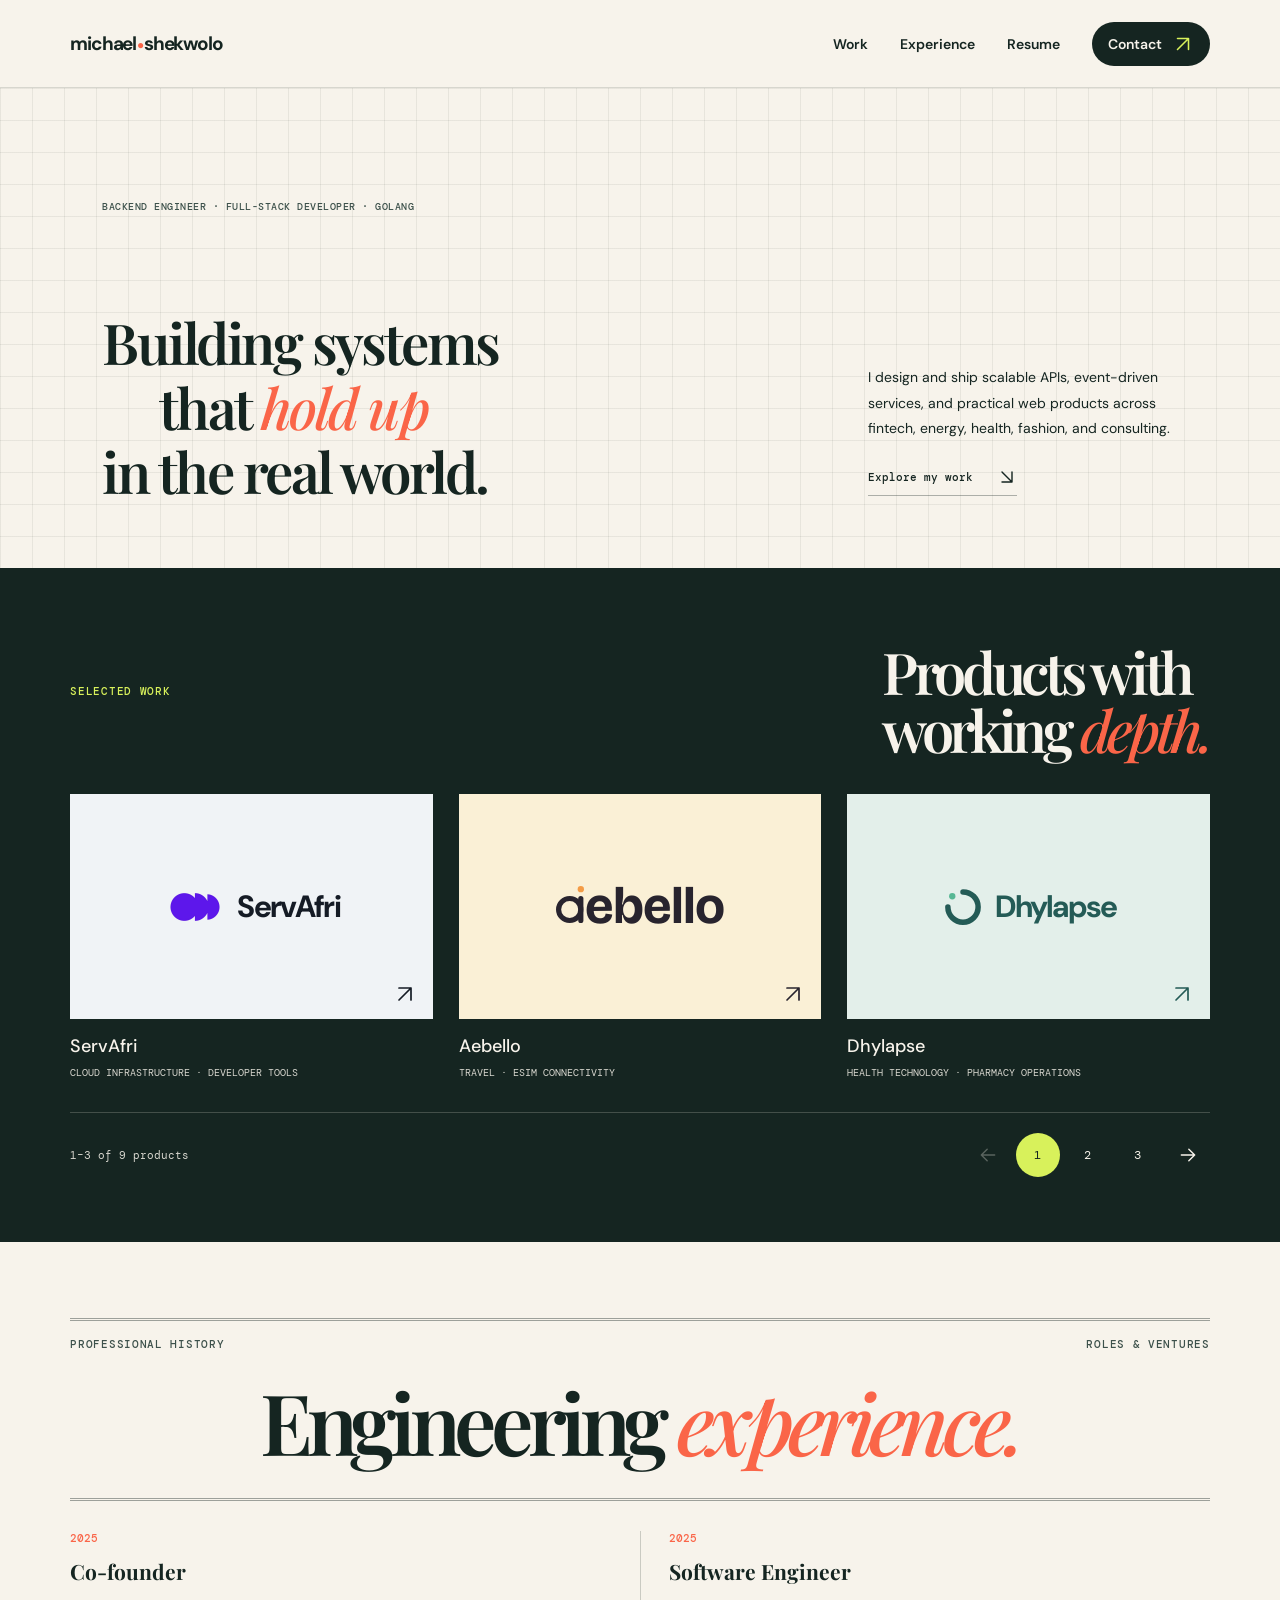
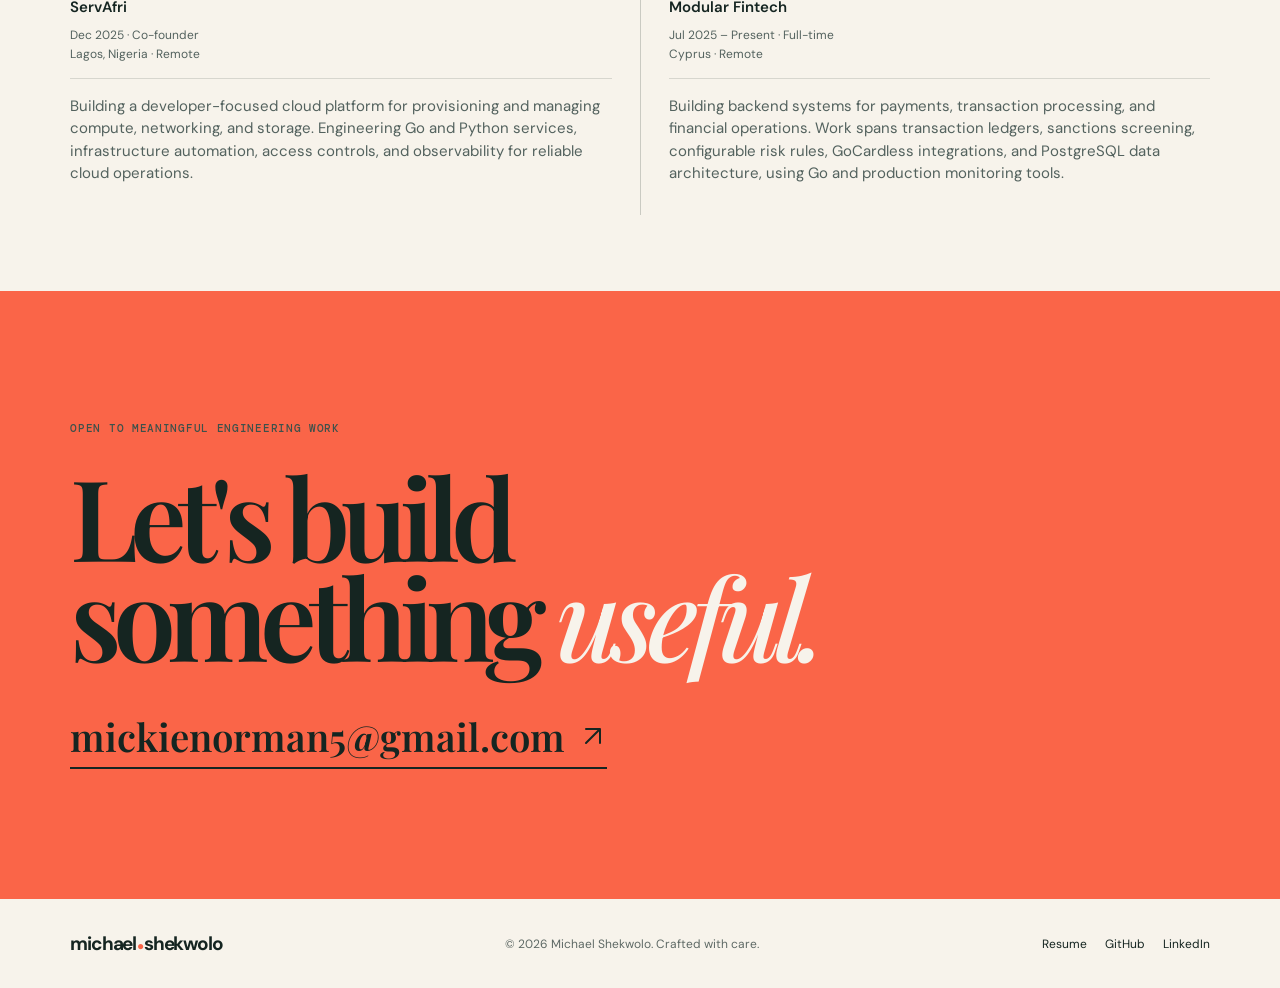
<file: index.html>
<!doctype html>
<html lang="en">
  <head>
    <meta charset="UTF-8" />
    <meta name="viewport" content="width=device-width, initial-scale=1.0" />
    <meta name="description" content="Michael Shekwolo, Software engineer" />
    <meta name="author" content="Michael Shekwolo" />
    <meta name="robots" content="index, follow" />
    <meta name="theme-color" content="#f7f3eb" />
    <link rel="canonical" href="https://michaelshekwolo.com/" />
    <meta property="og:type" content="website" />
    <meta property="og:title" content="Michael Shekwolo, Software engineer" />
    <meta property="og:description" content="Michael Shekwolo, Software engineer" />
    <meta property="og:url" content="https://michaelshekwolo.com/" />
    <meta property="og:site_name" content="Michael Shekwolo" />
    <meta property="og:image" content="https://michaelshekwolo.com/assets/images/michael-social.jpg" />
    <meta name="twitter:card" content="summary_large_image" />
    <meta name="twitter:title" content="Michael Shekwolo, Software engineer" />
    <meta name="twitter:description" content="Michael Shekwolo, Software engineer" />
    <meta name="twitter:image" content="https://michaelshekwolo.com/assets/images/michael-social.jpg" />
    <title>Michael Shekwolo, Software engineer</title>
    <link rel="icon" type="image/png" sizes="48x48" href="/assets/images/favicon-48.png">
    <link rel="icon" type="image/png" sizes="512x512" href="/assets/images/favicon-512.png">
    <link rel="apple-touch-icon" sizes="180x180" href="/assets/images/apple-touch-icon.png">
    <link rel="preconnect" href="https://fonts.googleapis.com" />
    <link rel="preconnect" href="https://fonts.gstatic.com" crossorigin />
    <link href="https://fonts.googleapis.com/css2?family=Bricolage+Grotesque:opsz,wght@12..96,700&family=DM+Mono:wght@400;500&family=DM+Sans:opsz,wght@9..40,400;9..40,500;9..40,600;9..40,700&family=Playfair+Display:ital,wght@500;600;700&display=swap" rel="stylesheet" />
    <link rel="stylesheet" href="styles.css" />
    <script type="application/ld+json">
      {
  "@context": "https://schema.org",
  "@type": "Person",
  "name": "Michael Shekwolo",
  "url": "https://michaelshekwolo.com/",
  "image": "https://michaelshekwolo.com/assets/images/michael-shekwolo.jpg",
  "email": "mailto:mickienorman5@gmail.com",
  "jobTitle": "Backend and Full-Stack Software Engineer",
  "knowsAbout": [
    "Golang",
    "Backend Engineering",
    "Full-Stack Development",
    "API Development",
    "Event-Driven Microservices",
    "Cloud Architecture"
  ],
  "sameAs": [
    "https://github.com/heismyke",
    "https://linkedin.com/in/michael-shekwolo"
  ],
  "worksFor": [
    {
      "@type": "Organization",
      "name": "Modular Fintech"
    }
  ]
}
    </script>
    <meta property="og:image:alt" content="Michael Shekwolo at his development workspace">
    <meta property="og:image:width" content="1200">
    <meta property="og:image:height" content="630">
    <meta name="twitter:image:alt" content="Michael Shekwolo at his development workspace">
    <meta property="og:image:type" content="image/jpeg">
  </head>
  <body>
    <header class="site-header">
      <a class="logo" href="#top" aria-label="Michael Shekwolo home">michael<span>●</span>shekwolo</a>
      <button type="button" class="menu-button" aria-label="Open menu" aria-expanded="false" aria-controls="site-nav"><span class="menu-icon" aria-hidden="true"><i></i><i></i><i></i></span></button>
      <nav id="site-nav" class="site-nav" aria-label="Main navigation">
        <a href="#work">Work</a><a href="#experience">Experience</a><a href="resume.pdf">Resume</a>
        <a class="nav-cta" href="#contact">Contact <svg class="contact-icon" viewBox="0 0 24 24" fill="none" stroke="currentColor" stroke-width="1.7" stroke-linecap="round" stroke-linejoin="round" aria-hidden="true"><path d="M6 18 18 6M6 6h12v12"/></svg></a>
      </nav>
    </header>

    <main id="top">
      <section class="hero hero-editorial" aria-labelledby="hero-heading">
        <p class="eyebrow">Backend engineer · Full-stack developer · Golang</p>
        <h1 id="hero-heading"><span>Building systems</span><span class="hero-indent">that <em>hold up</em></span><span>in the real world.</span></h1>
        <div class="hero-note">
          <p>I design and ship scalable APIs, event-driven services, and practical web products across fintech, energy, health, fashion, and consulting.</p>
          <a href="#work">Explore my work <svg class="arrow-icon" width="20" height="20" viewBox="0 0 24 24" fill="none" stroke="currentColor" stroke-width="1.7" stroke-linecap="round" stroke-linejoin="round" aria-hidden="true" focusable="false"><path d="M6 6l12 12M6 18h12V6"/></svg></a>
        </div>
      </section>

      <section id="work" class="work section">
        <div class="section-heading"><p class="eyebrow">Selected work</p><h2>Products with<br>working <em>depth.</em></h2></div>
        <div class="project-grid" id="project-grid">
          <article class="project">
            <a href="projects/servafri.html" aria-label="Explore ServAfri">
              <div class="project-visual brand-panel brand-servafri">
                <div class="brand-lockup"><img src="assets/logos/servafri.png" alt="ServAfri logo" width="512" height="512"><span>ServAfri</span></div>
                <span class="project-open" aria-hidden="true"><svg viewBox="0 0 24 24" fill="none" stroke="currentColor" stroke-width="1.7" stroke-linecap="round" stroke-linejoin="round"><path d="M6 18 18 6M6 6h12v12"/></svg></span>
              </div>
              <div class="project-meta"><h3>ServAfri</h3><p>Cloud infrastructure · Developer tools</p></div>
            </a>
          </article>
          <article class="project">
            <a href="projects/aebello.html" aria-label="Explore Aebello">
              <div class="project-visual brand-panel brand-aebello">
                <div class="aebello-wordmark" role="img" aria-label="Aebello"><img src="assets/logos/aebello.svg" alt="" aria-hidden="true" width="71" height="95"><span aria-hidden="true">ebello</span></div>
                <span class="project-open" aria-hidden="true"><svg viewBox="0 0 24 24" fill="none" stroke="currentColor" stroke-width="1.7" stroke-linecap="round" stroke-linejoin="round"><path d="M6 18 18 6M6 6h12v12"/></svg></span>
              </div>
              <div class="project-meta"><h3>Aebello</h3><p>Travel · eSIM connectivity</p></div>
            </a>
          </article>
          <article class="project">
            <a href="projects/dhylapse.html" aria-label="Explore Dhylapse">
              <div class="project-visual brand-panel brand-dhylapse">
                <div class="brand-lockup"><img src="assets/logos/dhylapse.svg" alt="Dhylapse logo" width="64" height="64"><span>Dhylapse</span></div>
                <span class="project-open" aria-hidden="true"><svg viewBox="0 0 24 24" fill="none" stroke="currentColor" stroke-width="1.7" stroke-linecap="round" stroke-linejoin="round"><path d="M6 18 18 6M6 6h12v12"/></svg></span>
              </div>
              <div class="project-meta"><h3>Dhylapse</h3><p>Health technology · Pharmacy operations</p></div>
            </a>
          </article>
          <article class="project">
            <a href="projects/zenerlink.html" aria-label="Explore ZenerLink">
              <div class="project-visual brand-panel brand-zenerlink">
                <div class="brand-lockup"><img src="assets/logos/zenerlink.svg" alt="ZenerLink logo" width="360" height="160"><span>ZenerLink</span></div>
                <span class="project-open" aria-hidden="true"><svg viewBox="0 0 24 24" fill="none" stroke="currentColor" stroke-width="1.7" stroke-linecap="round" stroke-linejoin="round"><path d="M6 18 18 6M6 6h12v12"/></svg></span>
              </div>
              <div class="project-meta"><h3>ZenerLink</h3><p>Energy · Utility payments</p></div>
            </a>
          </article>
          <article class="project">
            <a href="projects/needbanc.html" aria-label="Explore Needbanc">
              <div class="project-visual brand-panel brand-needbanc">
                <div class="brand-lockup"><img src="assets/logos/needbanc.svg" alt="Needbanc logo" width="360" height="160"><span>Needbanc</span></div>
                <span class="project-open" aria-hidden="true"><svg viewBox="0 0 24 24" fill="none" stroke="currentColor" stroke-width="1.7" stroke-linecap="round" stroke-linejoin="round"><path d="M6 18 18 6M6 6h12v12"/></svg></span>
              </div>
              <div class="project-meta"><h3>Needbanc</h3><p>Property · Household services</p></div>
            </a>
          </article>
          <article class="project">
            <a href="projects/redd.html" aria-label="Explore Redd">
              <div class="project-visual brand-panel brand-redd">
                <div class="brand-image"><img src="assets/logos/redd.png" alt="Redd logo" width="360" height="160"></div>
                <span class="project-open" aria-hidden="true"><svg viewBox="0 0 24 24" fill="none" stroke="currentColor" stroke-width="1.7" stroke-linecap="round" stroke-linejoin="round"><path d="M6 18 18 6M6 6h12v12"/></svg></span>
              </div>
              <div class="project-meta"><h3>Redd</h3><p>Real estate · Client platform</p></div>
            </a>
          </article>
          <article class="project">
            <a href="projects/cofikra.html" aria-label="Explore Cofikra">
              <div class="project-visual brand-panel brand-cofikra">
                <div class="brand-image"><img src="assets/logos/cofikra.png" alt="Cofikra logo" width="360" height="160"></div>
                <span class="project-open" aria-hidden="true"><svg viewBox="0 0 24 24" fill="none" stroke="currentColor" stroke-width="1.7" stroke-linecap="round" stroke-linejoin="round"><path d="M6 18 18 6M6 6h12v12"/></svg></span>
              </div>
              <div class="project-meta"><h3>Cofikra</h3><p>Computing · E-commerce</p></div>
            </a>
          </article>
          <article class="project">
            <a href="projects/zumaos.html" aria-label="Explore ZumaOS">
              <div class="project-visual brand-panel brand-zumaos">
                <div class="brand-image"><img src="assets/logos/zumaos.png" alt="ZumaOS logo" width="360" height="160"></div>
                <span class="project-open" aria-hidden="true"><svg viewBox="0 0 24 24" fill="none" stroke="currentColor" stroke-width="1.7" stroke-linecap="round" stroke-linejoin="round"><path d="M6 18 18 6M6 6h12v12"/></svg></span>
              </div>
              <div class="project-meta"><h3>ZumaOS</h3><p>Operating system · Product website</p></div>
            </a>
          </article>
          <article class="project">
            <a href="projects/pce.html" aria-label="Explore PCE">
              <div class="project-visual brand-panel brand-pce">
                <div class="brand-image"><img src="assets/logos/pce.png" alt="PCE logo" width="360" height="160"></div>
                <span class="project-open" aria-hidden="true"><svg viewBox="0 0 24 24" fill="none" stroke="currentColor" stroke-width="1.7" stroke-linecap="round" stroke-linejoin="round"><path d="M6 18 18 6M6 6h12v12"/></svg></span>
              </div>
              <div class="project-meta"><h3>PCE</h3><p>Electric mobility · Energy</p></div>
            </a>
          </article>
        </div>
        <nav class="project-pagination" aria-label="Product pages" hidden>
          <p class="project-page-status" role="status" aria-live="polite" aria-atomic="true"></p>
          <div class="project-page-controls">
            <button type="button" class="project-prev" aria-label="Previous product page" aria-controls="project-grid"><svg class="arrow-icon" width="20" height="20" viewBox="0 0 24 24" fill="none" stroke="currentColor" stroke-width="1.7" stroke-linecap="round" stroke-linejoin="round" aria-hidden="true" focusable="false"><path d="M20 12H4m7-7-7 7 7 7"/></svg></button>
            <div class="project-page-numbers"></div>
            <button type="button" class="project-next-button" aria-label="Next product page" aria-controls="project-grid"><svg class="arrow-icon" width="20" height="20" viewBox="0 0 24 24" fill="none" stroke="currentColor" stroke-width="1.7" stroke-linecap="round" stroke-linejoin="round" aria-hidden="true" focusable="false"><path d="M4 12h16m-7-7 7 7-7 7"/></svg></button>
          </div>
        </nav>
      </section>

      <section id="experience" class="experience-editorial section" aria-labelledby="experience-heading">
        <header class="experience-masthead">
          <div class="experience-edition"><p class="eyebrow">Professional history</p><p class="eyebrow">Roles &amp; ventures</p></div>
          <h2 id="experience-heading">Engineering <em>experience.</em></h2>
        </header>
        <div class="principles">
          <article>
            <span>2025</span>
            <h3>Co-founder</h3>
            <p class="experience-company">ServAfri</p>
            <p class="experience-meta">Dec 2025 · Co-founder<br>Lagos, Nigeria · Remote</p>
            <p>Building a developer-focused cloud platform for provisioning and managing compute, networking, and storage. Engineering Go and Python services, infrastructure automation, access controls, and observability for reliable cloud operations.</p>
          </article>
          <article>
            <span>2025</span>
            <h3>Software Engineer</h3>
            <p class="experience-company">Modular Fintech</p>
            <p class="experience-meta">Jul 2025 – Present · Full-time<br>Cyprus · Remote</p>
            <p>Building backend systems for payments, transaction processing, and financial operations. Work spans transaction ledgers, sanctions screening, configurable risk rules, GoCardless integrations, and PostgreSQL data architecture, using Go and production monitoring tools.</p>
          </article>
        </div>
      </section>

      <section id="contact" class="contact"><p class="eyebrow">Open to meaningful engineering work</p><h2>Let's build<br>something <em>useful.</em></h2><a href="mailto:mickienorman5@gmail.com">mickienorman5@gmail.com <svg class="contact-icon" viewBox="0 0 24 24" fill="none" stroke="currentColor" stroke-width="1.7" stroke-linecap="round" stroke-linejoin="round" aria-hidden="true"><path d="M6 18 18 6M6 6h12v12"/></svg></a></section>
    </main>
    <footer><a class="logo" href="#top">michael<span>●</span>shekwolo</a><p>© 2026 Michael Shekwolo. Crafted with care.</p><div><a href="resume.pdf">Resume</a><a href="https://github.com/heismyke" target="_blank" rel="noreferrer">GitHub</a><a href="https://linkedin.com/in/michael-shekwolo" target="_blank" rel="noreferrer">LinkedIn</a></div></footer>
    <script src="script.js"></script>
  </body>
</html>
</file>
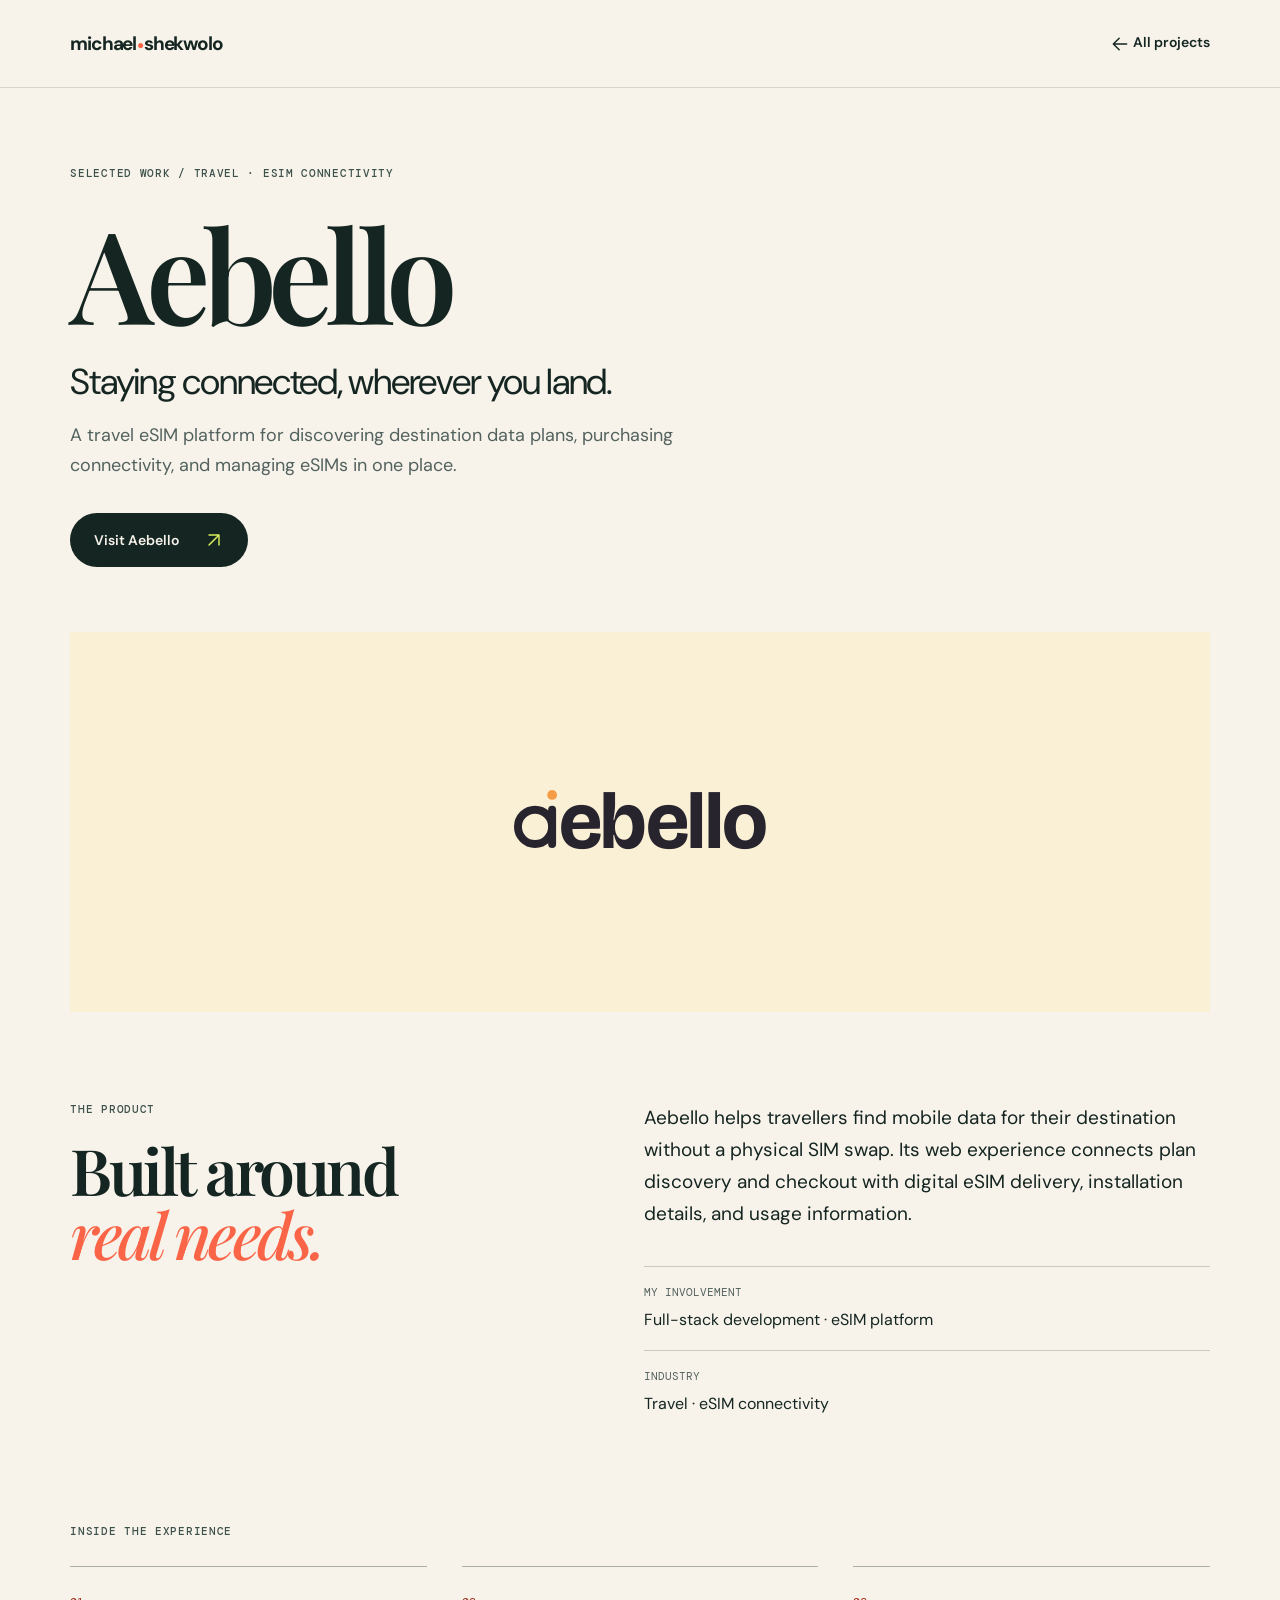
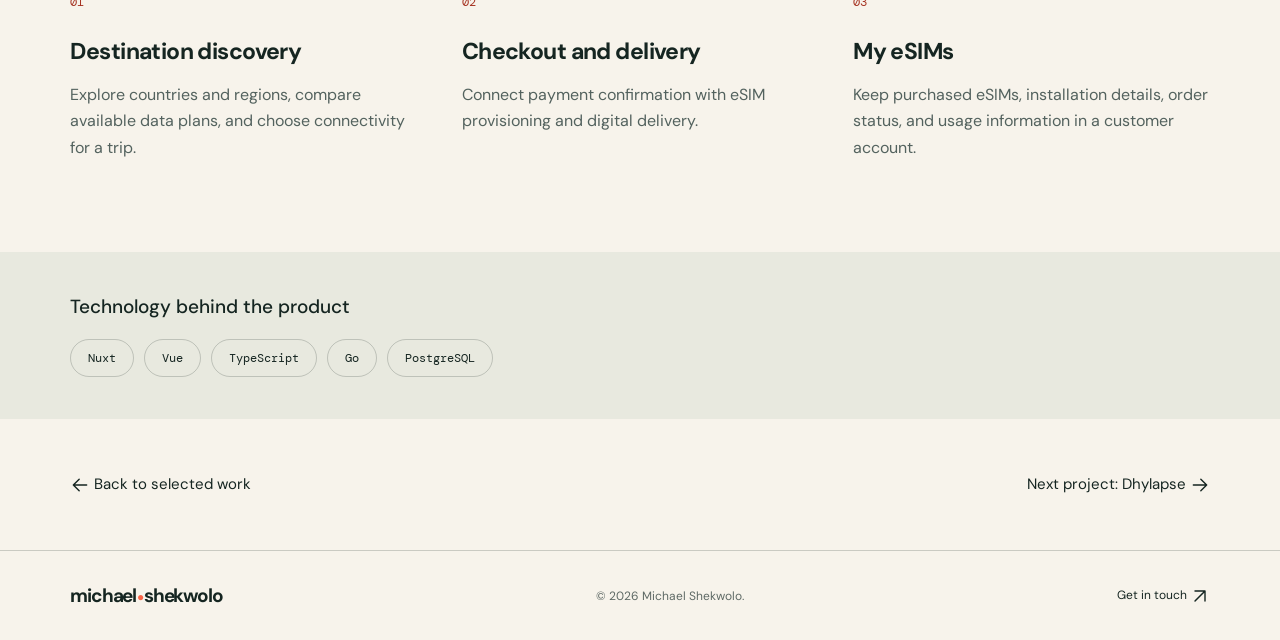
<file: projects/aebello.html>
<!doctype html>
<html lang="en">
  <head>
    <meta charset="UTF-8">
    <meta name="viewport" content="width=device-width, initial-scale=1.0">
    <title>Aebello — Michael Shekwolo</title>
    <meta name="description" content="A travel eSIM platform for discovering destination data plans, purchasing connectivity, and managing eSIMs in one place.">
    <meta name="theme-color" content="#f7f3eb">
    <meta property="og:title" content="Aebello — Michael Shekwolo">
    <meta property="og:description" content="A travel eSIM platform for discovering destination data plans, purchasing connectivity, and managing eSIMs in one place.">
    <meta property="og:type" content="website">
    <link rel="canonical" href="https://michaelshekwolo.com/projects/aebello">
    <meta property="og:url" content="https://michaelshekwolo.com/projects/aebello">
    <link rel="icon" type="image/png" sizes="48x48" href="/assets/images/favicon-48.png">
    <link rel="icon" type="image/png" sizes="512x512" href="/assets/images/favicon-512.png">
    <link rel="apple-touch-icon" sizes="180x180" href="/assets/images/apple-touch-icon.png">
    <link rel="preconnect" href="https://fonts.googleapis.com" />
    <link rel="preconnect" href="https://fonts.gstatic.com" crossorigin />
    <link href="https://fonts.googleapis.com/css2?family=Bricolage+Grotesque:opsz,wght@12..96,700&family=DM+Mono:wght@400;500&family=DM+Sans:opsz,wght@9..40,400;9..40,500;9..40,600;9..40,700&family=Playfair+Display:ital,wght@500;600;700&display=swap" rel="stylesheet" />
    <link rel="stylesheet" href="../styles.css" />
    <meta property="og:image" content="https://michaelshekwolo.com/assets/images/michael-social.jpg">
    <meta property="og:image:alt" content="Michael Shekwolo at his development workspace">
    <meta property="og:image:width" content="1200">
    <meta property="og:image:height" content="630">
    <meta property="og:site_name" content="Michael Shekwolo">
    <meta name="twitter:card" content="summary_large_image">
    <meta name="twitter:title" content="Aebello — Michael Shekwolo">
    <meta name="twitter:description" content="A travel eSIM platform for discovering destination data plans, purchasing connectivity, and managing eSIMs in one place.">
    <meta name="twitter:image" content="https://michaelshekwolo.com/assets/images/michael-social.jpg">
    <meta name="twitter:image:alt" content="Michael Shekwolo at his development workspace">
    <script type="application/ld+json">{"@context": "https://schema.org", "@type": "WebPage", "name": "Aebello \u2014 Michael Shekwolo", "description": "A travel eSIM platform for discovering destination data plans, purchasing connectivity, and managing eSIMs in one place.", "url": "https://michaelshekwolo.com/projects/aebello", "image": "https://michaelshekwolo.com/assets/images/michael-shekwolo.jpg", "author": {"@type": "Person", "name": "Michael Shekwolo", "url": "https://michaelshekwolo.com/"}, "isPartOf": {"@type": "WebSite", "name": "Michael Shekwolo", "url": "https://michaelshekwolo.com/"}}</script>
    <meta property="og:image:type" content="image/jpeg">
  </head>
  <body class="project-page">
    <a class="skip-link" href="#main">Skip to content</a>
    <header class="site-header">
      <a class="logo" href="../index.html" aria-label="Michael Shekwolo home">michael<span>●</span>shekwolo</a>
      <a class="back-link" href="../index.html#work"><svg class="arrow-icon" width="20" height="20" viewBox="0 0 24 24" fill="none" stroke="currentColor" stroke-width="1.7" stroke-linecap="round" stroke-linejoin="round" aria-hidden="true" focusable="false"><path d="M20 12H4m7-7-7 7 7 7"/></svg> All projects</a>
    </header>
    <main id="main">
      <section class="project-intro">
        <p class="eyebrow">Selected work / Travel · eSIM connectivity</p>
        <h1>Aebello</h1>
        <p class="project-headline">Staying connected, wherever you land.</p>
        <p class="project-lead">A travel eSIM platform for discovering destination data plans, purchasing connectivity, and managing eSIMs in one place.</p>
        <a class="product-cta" href="https://aebello.vercel.app/" target="_blank" rel="noopener noreferrer">Visit Aebello <svg class="arrow-icon" width="20" height="20" viewBox="0 0 24 24" fill="none" stroke="currentColor" stroke-width="1.7" stroke-linecap="round" stroke-linejoin="round" aria-hidden="true" focusable="false"><path d="M6 18 18 6M6 6h12v12"/></svg><span class="sr-only"> (opens in a new tab)</span></a>
      </section>
      <div class="project-banner brand-panel brand-aebello"><div class="aebello-wordmark" role="img" aria-label="Aebello"><img src="../assets/logos/aebello.svg" alt="" aria-hidden="true" width="71" height="95"><span aria-hidden="true">ebello</span></div></div>
      <section class="project-overview" aria-labelledby="overview-title">
        <div><p class="eyebrow">The product</p><h2 id="overview-title">Built around<br><em>real needs.</em></h2></div>
        <div class="project-overview-copy"><p>Aebello helps travellers find mobile data for their destination without a physical SIM swap. Its web experience connects plan discovery and checkout with digital eSIM delivery, installation details, and usage information.</p>
          <dl class="project-facts"><div><dt>My involvement</dt><dd>Full-stack development · eSIM platform</dd></div><div><dt>Industry</dt><dd>Travel · eSIM connectivity</dd></div></dl>
        </div>
      </section>
      <section class="project-features" aria-labelledby="features-title">
        <p class="eyebrow" id="features-title">Inside the experience</p>
        <div class="feature-grid"><article><span class="feature-number">01</span><h3>Destination discovery</h3><p>Explore countries and regions, compare available data plans, and choose connectivity for a trip.</p></article>
<article><span class="feature-number">02</span><h3>Checkout and delivery</h3><p>Connect payment confirmation with eSIM provisioning and digital delivery.</p></article>
<article><span class="feature-number">03</span><h3>My eSIMs</h3><p>Keep purchased eSIMs, installation details, order status, and usage information in a customer account.</p></article></div>
      </section>
      <section class="project-stack" aria-labelledby="stack-title"><h2 id="stack-title">Technology behind the product</h2><ul><li>Nuxt</li><li>Vue</li><li>TypeScript</li><li>Go</li><li>PostgreSQL</li></ul></section>
      <nav class="project-next" aria-label="Project navigation"><a href="../index.html#work"><svg class="arrow-icon" width="20" height="20" viewBox="0 0 24 24" fill="none" stroke="currentColor" stroke-width="1.7" stroke-linecap="round" stroke-linejoin="round" aria-hidden="true" focusable="false"><path d="M20 12H4m7-7-7 7 7 7"/></svg> Back to selected work</a><a href="dhylapse.html">Next project: Dhylapse <svg class="arrow-icon" width="20" height="20" viewBox="0 0 24 24" fill="none" stroke="currentColor" stroke-width="1.7" stroke-linecap="round" stroke-linejoin="round" aria-hidden="true" focusable="false"><path d="M4 12h16m-7-7 7 7-7 7"/></svg></a></nav>
    </main>
    <footer><a class="logo" href="../index.html">michael<span>●</span>shekwolo</a><p>© 2026 Michael Shekwolo.</p><div><a href="../index.html#contact">Get in touch <svg class="arrow-icon" width="20" height="20" viewBox="0 0 24 24" fill="none" stroke="currentColor" stroke-width="1.7" stroke-linecap="round" stroke-linejoin="round" aria-hidden="true" focusable="false"><path d="M6 18 18 6M6 6h12v12"/></svg></a></div></footer>
  </body>
</html>
</file>
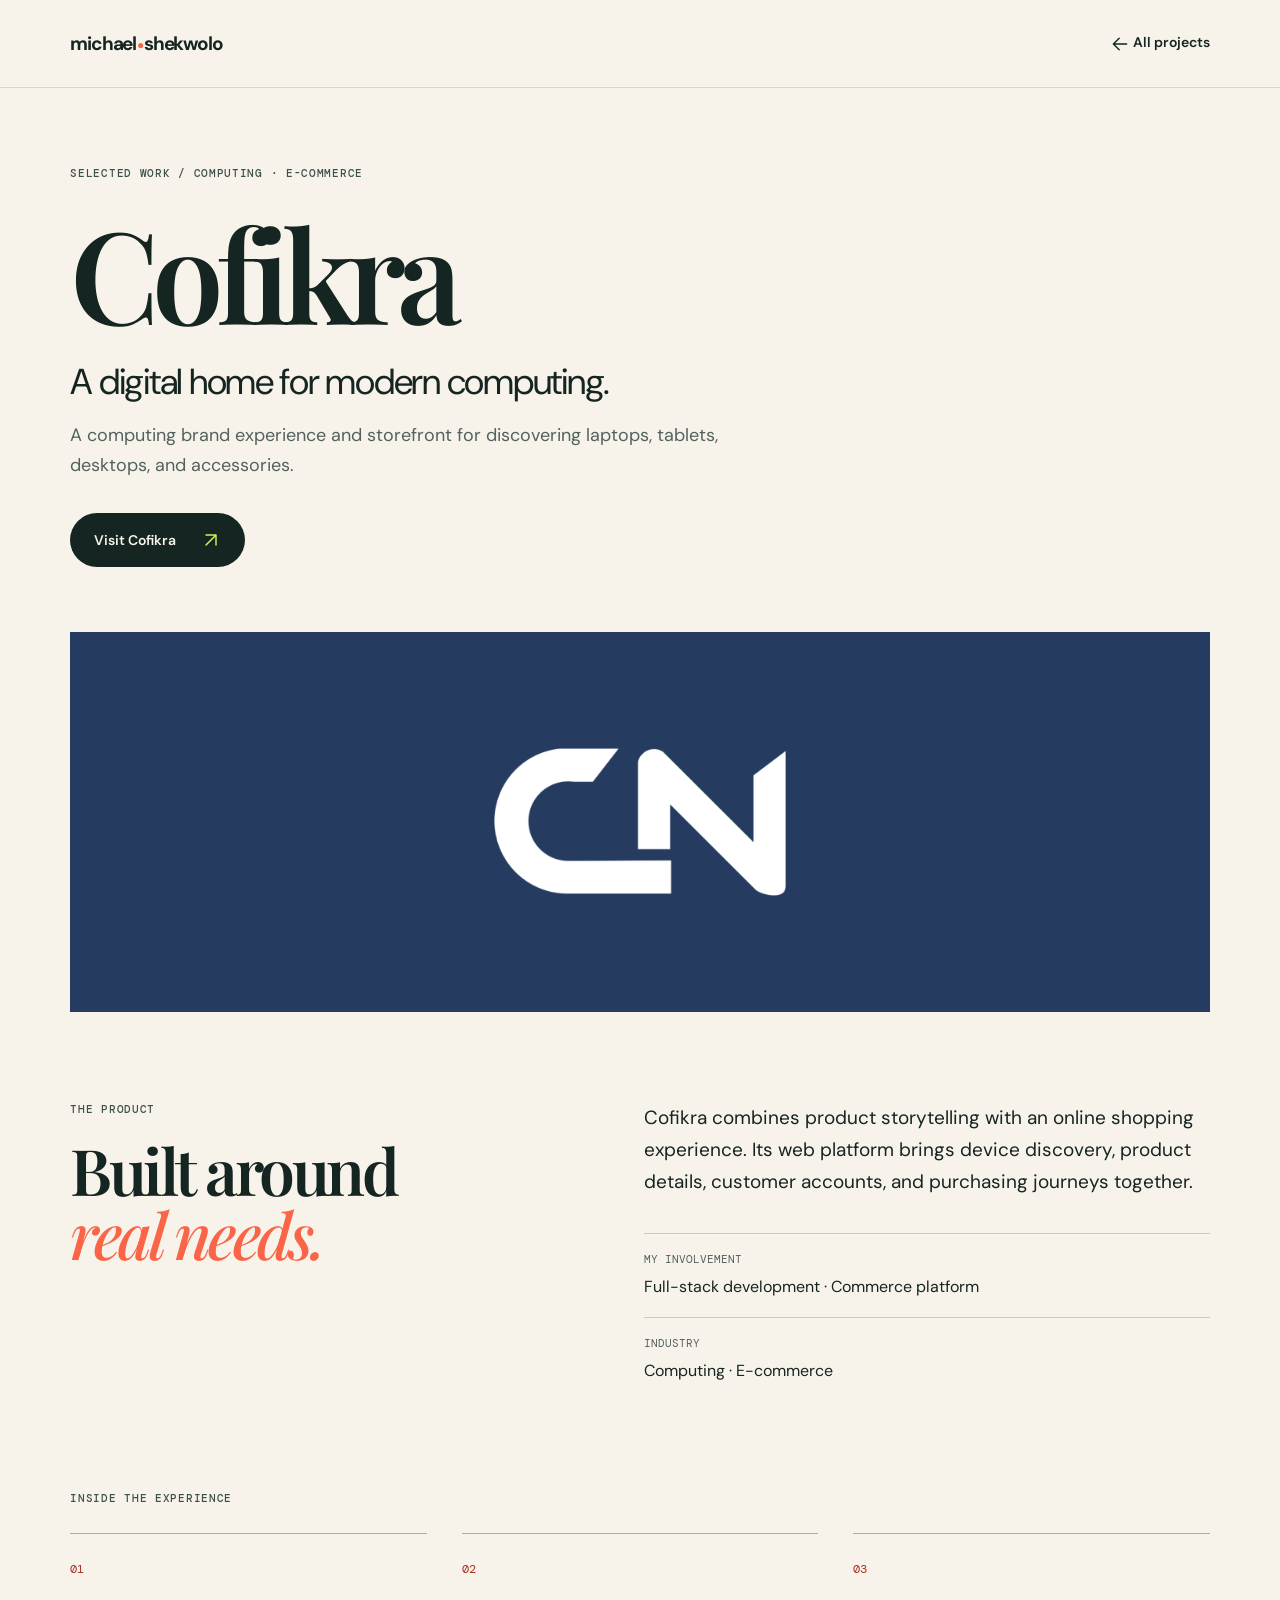
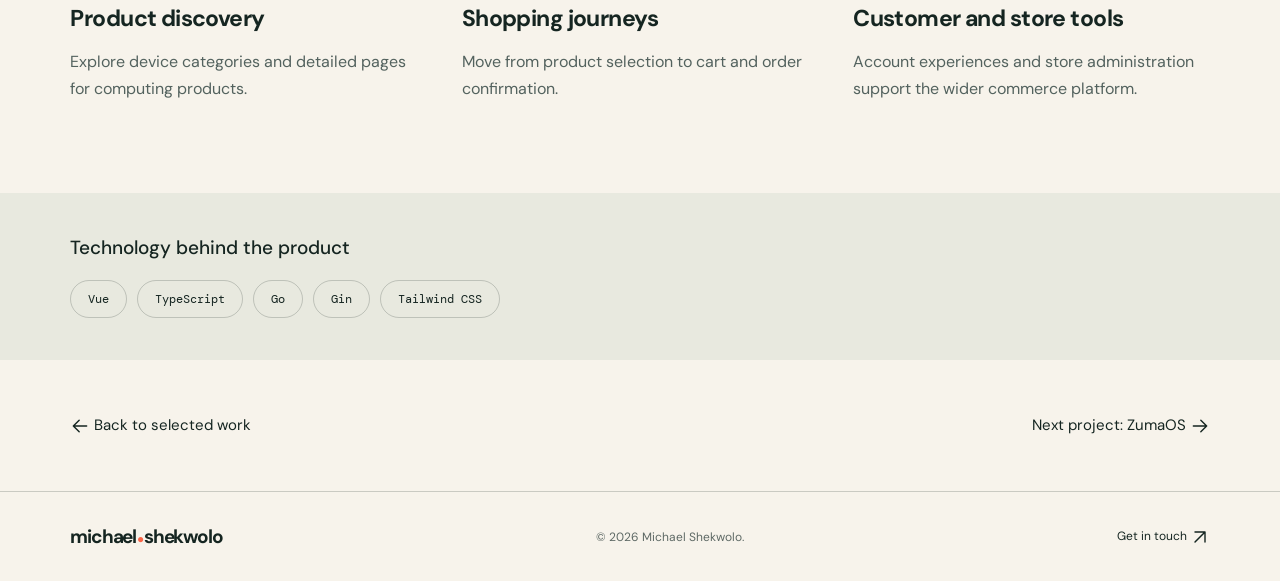
<file: projects/cofikra.html>
<!doctype html>
<html lang="en">
  <head>
    <meta charset="UTF-8">
    <meta name="viewport" content="width=device-width, initial-scale=1.0">
    <title>Cofikra — Michael Shekwolo</title>
    <meta name="description" content="A computing brand experience and storefront for discovering laptops, tablets, desktops, and accessories.">
    <meta name="theme-color" content="#f7f3eb">
    <meta property="og:title" content="Cofikra — Michael Shekwolo">
    <meta property="og:description" content="A computing brand experience and storefront for discovering laptops, tablets, desktops, and accessories.">
    <meta property="og:type" content="website">
    <link rel="canonical" href="https://michaelshekwolo.com/projects/cofikra">
    <meta property="og:url" content="https://michaelshekwolo.com/projects/cofikra">
    <link rel="icon" type="image/png" sizes="48x48" href="/assets/images/favicon-48.png">
    <link rel="icon" type="image/png" sizes="512x512" href="/assets/images/favicon-512.png">
    <link rel="apple-touch-icon" sizes="180x180" href="/assets/images/apple-touch-icon.png">
    <link rel="preconnect" href="https://fonts.googleapis.com" />
    <link rel="preconnect" href="https://fonts.gstatic.com" crossorigin />
    <link href="https://fonts.googleapis.com/css2?family=DM+Mono:wght@400;500&family=DM+Sans:opsz,wght@9..40,400;9..40,500;9..40,600;9..40,700&family=Playfair+Display:ital,wght@500;600;700&display=swap" rel="stylesheet" />
    <link rel="stylesheet" href="../styles.css" />
    <meta property="og:image" content="https://michaelshekwolo.com/assets/images/michael-social.jpg">
    <meta property="og:image:alt" content="Michael Shekwolo at his development workspace">
    <meta property="og:image:width" content="1200">
    <meta property="og:image:height" content="630">
    <meta property="og:site_name" content="Michael Shekwolo">
    <meta name="twitter:card" content="summary_large_image">
    <meta name="twitter:title" content="Cofikra — Michael Shekwolo">
    <meta name="twitter:description" content="A computing brand experience and storefront for discovering laptops, tablets, desktops, and accessories.">
    <meta name="twitter:image" content="https://michaelshekwolo.com/assets/images/michael-social.jpg">
    <meta name="twitter:image:alt" content="Michael Shekwolo at his development workspace">
    <script type="application/ld+json">{"@context": "https://schema.org", "@type": "WebPage", "name": "Cofikra \u2014 Michael Shekwolo", "description": "A computing brand experience and storefront for discovering laptops, tablets, desktops, and accessories.", "url": "https://michaelshekwolo.com/projects/cofikra", "image": "https://michaelshekwolo.com/assets/images/michael-shekwolo.jpg", "author": {"@type": "Person", "name": "Michael Shekwolo", "url": "https://michaelshekwolo.com/"}, "isPartOf": {"@type": "WebSite", "name": "Michael Shekwolo", "url": "https://michaelshekwolo.com/"}}</script>
    <meta property="og:image:type" content="image/jpeg">
  </head>
  <body class="project-page">
    <a class="skip-link" href="#main">Skip to content</a>
    <header class="site-header">
      <a class="logo" href="../index.html" aria-label="Michael Shekwolo home">michael<span>●</span>shekwolo</a>
      <a class="back-link" href="../index.html#work"><svg class="arrow-icon" width="20" height="20" viewBox="0 0 24 24" fill="none" stroke="currentColor" stroke-width="1.7" stroke-linecap="round" stroke-linejoin="round" aria-hidden="true" focusable="false"><path d="M20 12H4m7-7-7 7 7 7"/></svg> All projects</a>
    </header>
    <main id="main">
      <section class="project-intro">
        <p class="eyebrow">Selected work / Computing · E-commerce</p>
        <h1>Cofikra</h1>
        <p class="project-headline">A digital home for modern computing.</p>
        <p class="project-lead">A computing brand experience and storefront for discovering laptops, tablets, desktops, and accessories.</p>
        <a class="product-cta" href="https://cofikra.vercel.app/" target="_blank" rel="noopener noreferrer">Visit Cofikra <svg class="arrow-icon" width="20" height="20" viewBox="0 0 24 24" fill="none" stroke="currentColor" stroke-width="1.7" stroke-linecap="round" stroke-linejoin="round" aria-hidden="true" focusable="false"><path d="M6 18 18 6M6 6h12v12"/></svg><span class="sr-only"> (opens in a new tab)</span></a>
      </section>
      <div class="project-banner brand-panel brand-cofikra"><div class="brand-image"><img src="../assets/logos/cofikra.png" alt="Cofikra logo" width="360" height="160"></div></div>
      <section class="project-overview" aria-labelledby="overview-title">
        <div><p class="eyebrow">The product</p><h2 id="overview-title">Built around<br><em>real needs.</em></h2></div>
        <div class="project-overview-copy"><p>Cofikra combines product storytelling with an online shopping experience. Its web platform brings device discovery, product details, customer accounts, and purchasing journeys together.</p>
          <dl class="project-facts"><div><dt>My involvement</dt><dd>Full-stack development · Commerce platform</dd></div><div><dt>Industry</dt><dd>Computing · E-commerce</dd></div></dl>
        </div>
      </section>
      <section class="project-features" aria-labelledby="features-title">
        <p class="eyebrow" id="features-title">Inside the experience</p>
        <div class="feature-grid"><article><span class="feature-number">01</span><h3>Product discovery</h3><p>Explore device categories and detailed pages for computing products.</p></article>
<article><span class="feature-number">02</span><h3>Shopping journeys</h3><p>Move from product selection to cart and order confirmation.</p></article>
<article><span class="feature-number">03</span><h3>Customer and store tools</h3><p>Account experiences and store administration support the wider commerce platform.</p></article></div>
      </section>
      <section class="project-stack" aria-labelledby="stack-title"><h2 id="stack-title">Technology behind the product</h2><ul><li>Vue</li><li>TypeScript</li><li>Go</li><li>Gin</li><li>Tailwind CSS</li></ul></section>
      <nav class="project-next" aria-label="Project navigation"><a href="../index.html#work"><svg class="arrow-icon" width="20" height="20" viewBox="0 0 24 24" fill="none" stroke="currentColor" stroke-width="1.7" stroke-linecap="round" stroke-linejoin="round" aria-hidden="true" focusable="false"><path d="M20 12H4m7-7-7 7 7 7"/></svg> Back to selected work</a><a href="zumaos.html">Next project: ZumaOS <svg class="arrow-icon" width="20" height="20" viewBox="0 0 24 24" fill="none" stroke="currentColor" stroke-width="1.7" stroke-linecap="round" stroke-linejoin="round" aria-hidden="true" focusable="false"><path d="M4 12h16m-7-7 7 7-7 7"/></svg></a></nav>
    </main>
    <footer><a class="logo" href="../index.html">michael<span>●</span>shekwolo</a><p>© 2026 Michael Shekwolo.</p><div><a href="../index.html#contact">Get in touch <svg class="arrow-icon" width="20" height="20" viewBox="0 0 24 24" fill="none" stroke="currentColor" stroke-width="1.7" stroke-linecap="round" stroke-linejoin="round" aria-hidden="true" focusable="false"><path d="M6 18 18 6M6 6h12v12"/></svg></a></div></footer>
  </body>
</html>
</file>
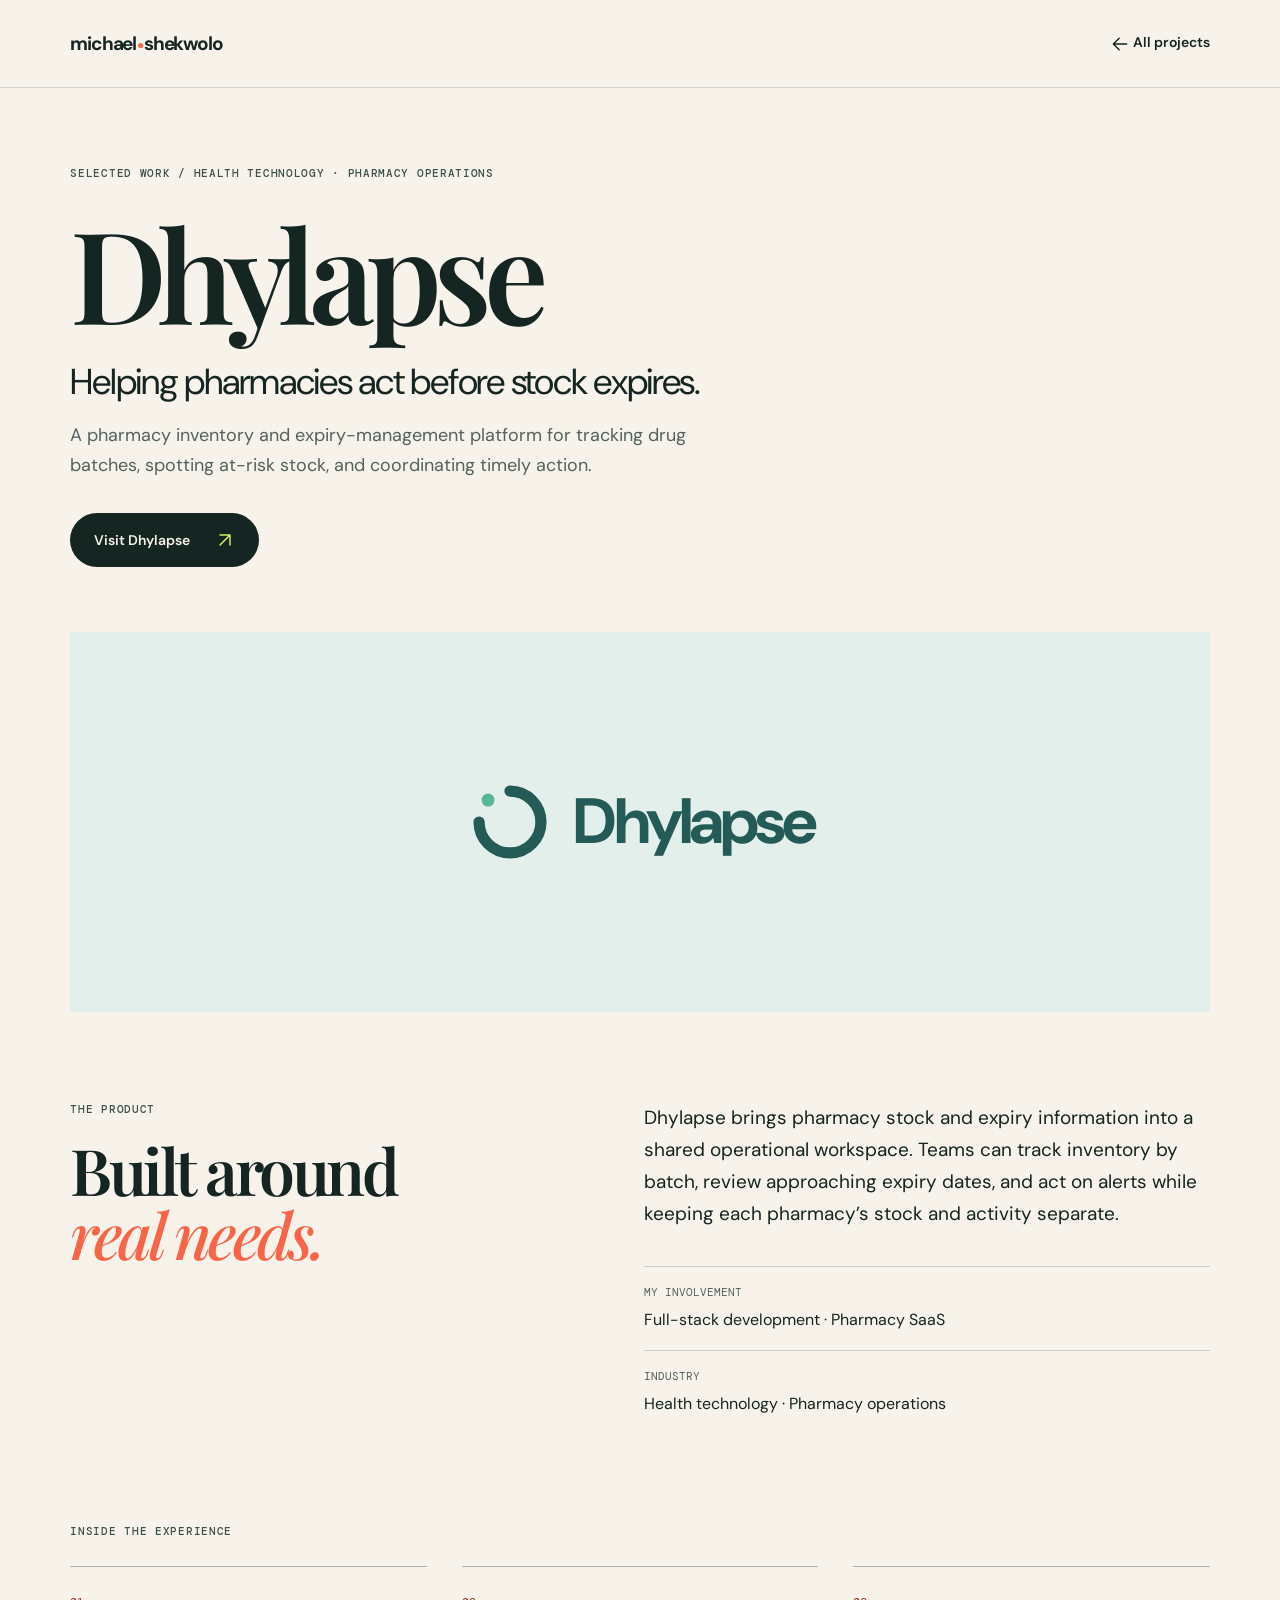
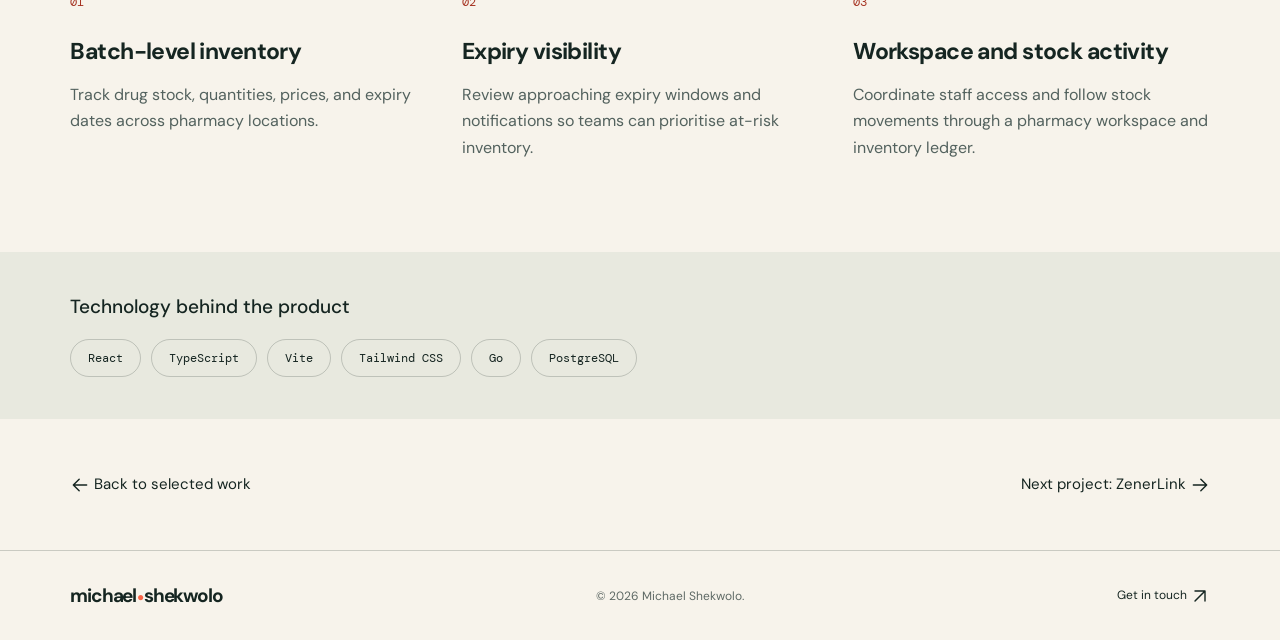
<file: projects/dhylapse.html>
<!doctype html>
<html lang="en">
  <head>
    <meta charset="UTF-8">
    <meta name="viewport" content="width=device-width, initial-scale=1.0">
    <title>Dhylapse — Michael Shekwolo</title>
    <meta name="description" content="A pharmacy inventory and expiry-management platform for tracking drug batches, spotting at-risk stock, and coordinating timely action.">
    <meta name="theme-color" content="#f7f3eb">
    <meta property="og:title" content="Dhylapse — Michael Shekwolo">
    <meta property="og:description" content="A pharmacy inventory and expiry-management platform for tracking drug batches, spotting at-risk stock, and coordinating timely action.">
    <meta property="og:type" content="website">
    <link rel="canonical" href="https://michaelshekwolo.com/projects/dhylapse">
    <meta property="og:url" content="https://michaelshekwolo.com/projects/dhylapse">
    <link rel="icon" type="image/png" sizes="48x48" href="/assets/images/favicon-48.png">
    <link rel="icon" type="image/png" sizes="512x512" href="/assets/images/favicon-512.png">
    <link rel="apple-touch-icon" sizes="180x180" href="/assets/images/apple-touch-icon.png">
    <link rel="preconnect" href="https://fonts.googleapis.com" />
    <link rel="preconnect" href="https://fonts.gstatic.com" crossorigin />
    <link href="https://fonts.googleapis.com/css2?family=DM+Mono:wght@400;500&family=DM+Sans:opsz,wght@9..40,400;9..40,500;9..40,600;9..40,700&family=Playfair+Display:ital,wght@500;600;700&display=swap" rel="stylesheet" />
    <link rel="stylesheet" href="../styles.css" />
    <meta property="og:image" content="https://michaelshekwolo.com/assets/images/michael-social.jpg">
    <meta property="og:image:alt" content="Michael Shekwolo at his development workspace">
    <meta property="og:image:width" content="1200">
    <meta property="og:image:height" content="630">
    <meta property="og:site_name" content="Michael Shekwolo">
    <meta name="twitter:card" content="summary_large_image">
    <meta name="twitter:title" content="Dhylapse — Michael Shekwolo">
    <meta name="twitter:description" content="A pharmacy inventory and expiry-management platform for tracking drug batches, spotting at-risk stock, and coordinating timely action.">
    <meta name="twitter:image" content="https://michaelshekwolo.com/assets/images/michael-social.jpg">
    <meta name="twitter:image:alt" content="Michael Shekwolo at his development workspace">
    <script type="application/ld+json">{"@context": "https://schema.org", "@type": "WebPage", "name": "Dhylapse \u2014 Michael Shekwolo", "description": "A pharmacy inventory and expiry-management platform for tracking drug batches, spotting at-risk stock, and coordinating timely action.", "url": "https://michaelshekwolo.com/projects/dhylapse", "image": "https://michaelshekwolo.com/assets/images/michael-shekwolo.jpg", "author": {"@type": "Person", "name": "Michael Shekwolo", "url": "https://michaelshekwolo.com/"}, "isPartOf": {"@type": "WebSite", "name": "Michael Shekwolo", "url": "https://michaelshekwolo.com/"}}</script>
    <meta property="og:image:type" content="image/jpeg">
  </head>
  <body class="project-page">
    <a class="skip-link" href="#main">Skip to content</a>
    <header class="site-header">
      <a class="logo" href="../index.html" aria-label="Michael Shekwolo home">michael<span>●</span>shekwolo</a>
      <a class="back-link" href="../index.html#work"><svg class="arrow-icon" width="20" height="20" viewBox="0 0 24 24" fill="none" stroke="currentColor" stroke-width="1.7" stroke-linecap="round" stroke-linejoin="round" aria-hidden="true" focusable="false"><path d="M20 12H4m7-7-7 7 7 7"/></svg> All projects</a>
    </header>
    <main id="main">
      <section class="project-intro">
        <p class="eyebrow">Selected work / Health technology · Pharmacy operations</p>
        <h1>Dhylapse</h1>
        <p class="project-headline">Helping pharmacies act before stock expires.</p>
        <p class="project-lead">A pharmacy inventory and expiry-management platform for tracking drug batches, spotting at-risk stock, and coordinating timely action.</p>
        <a class="product-cta" href="https://www.dhylapse.com/" target="_blank" rel="noopener noreferrer">Visit Dhylapse <svg class="arrow-icon" width="20" height="20" viewBox="0 0 24 24" fill="none" stroke="currentColor" stroke-width="1.7" stroke-linecap="round" stroke-linejoin="round" aria-hidden="true" focusable="false"><path d="M6 18 18 6M6 6h12v12"/></svg><span class="sr-only"> (opens in a new tab)</span></a>
      </section>
      <div class="project-banner brand-panel brand-dhylapse"><div class="brand-lockup"><img src="../assets/logos/dhylapse.svg" alt="Dhylapse logo" width="64" height="64"><span>Dhylapse</span></div></div>
      <section class="project-overview" aria-labelledby="overview-title">
        <div><p class="eyebrow">The product</p><h2 id="overview-title">Built around<br><em>real needs.</em></h2></div>
        <div class="project-overview-copy"><p>Dhylapse brings pharmacy stock and expiry information into a shared operational workspace. Teams can track inventory by batch, review approaching expiry dates, and act on alerts while keeping each pharmacy’s stock and activity separate.</p>
          <dl class="project-facts"><div><dt>My involvement</dt><dd>Full-stack development · Pharmacy SaaS</dd></div><div><dt>Industry</dt><dd>Health technology · Pharmacy operations</dd></div></dl>
        </div>
      </section>
      <section class="project-features" aria-labelledby="features-title">
        <p class="eyebrow" id="features-title">Inside the experience</p>
        <div class="feature-grid"><article><span class="feature-number">01</span><h3>Batch-level inventory</h3><p>Track drug stock, quantities, prices, and expiry dates across pharmacy locations.</p></article>
<article><span class="feature-number">02</span><h3>Expiry visibility</h3><p>Review approaching expiry windows and notifications so teams can prioritise at-risk inventory.</p></article>
<article><span class="feature-number">03</span><h3>Workspace and stock activity</h3><p>Coordinate staff access and follow stock movements through a pharmacy workspace and inventory ledger.</p></article></div>
      </section>
      <section class="project-stack" aria-labelledby="stack-title"><h2 id="stack-title">Technology behind the product</h2><ul><li>React</li><li>TypeScript</li><li>Vite</li><li>Tailwind CSS</li><li>Go</li><li>PostgreSQL</li></ul></section>
      <nav class="project-next" aria-label="Project navigation"><a href="../index.html#work"><svg class="arrow-icon" width="20" height="20" viewBox="0 0 24 24" fill="none" stroke="currentColor" stroke-width="1.7" stroke-linecap="round" stroke-linejoin="round" aria-hidden="true" focusable="false"><path d="M20 12H4m7-7-7 7 7 7"/></svg> Back to selected work</a><a href="zenerlink.html">Next project: ZenerLink <svg class="arrow-icon" width="20" height="20" viewBox="0 0 24 24" fill="none" stroke="currentColor" stroke-width="1.7" stroke-linecap="round" stroke-linejoin="round" aria-hidden="true" focusable="false"><path d="M4 12h16m-7-7 7 7-7 7"/></svg></a></nav>
    </main>
    <footer><a class="logo" href="../index.html">michael<span>●</span>shekwolo</a><p>© 2026 Michael Shekwolo.</p><div><a href="../index.html#contact">Get in touch <svg class="arrow-icon" width="20" height="20" viewBox="0 0 24 24" fill="none" stroke="currentColor" stroke-width="1.7" stroke-linecap="round" stroke-linejoin="round" aria-hidden="true" focusable="false"><path d="M6 18 18 6M6 6h12v12"/></svg></a></div></footer>
  </body>
</html>
</file>
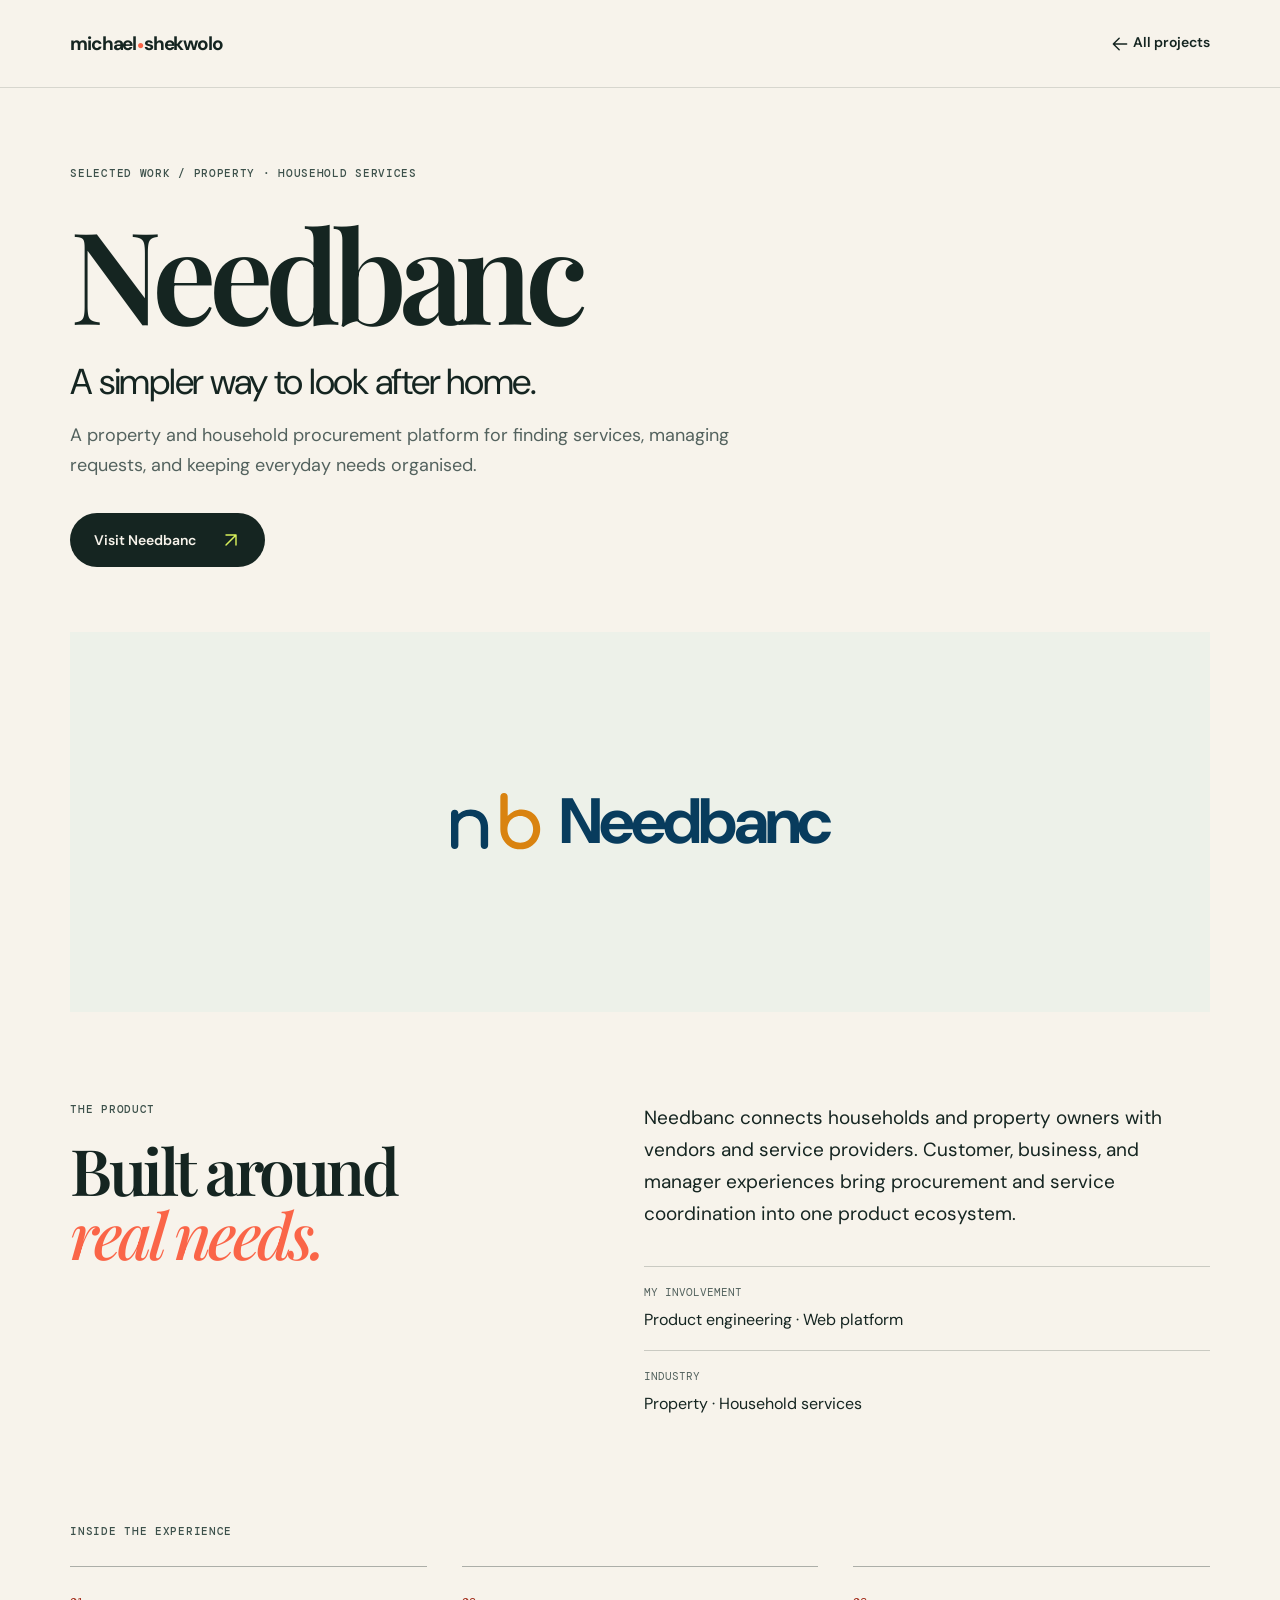
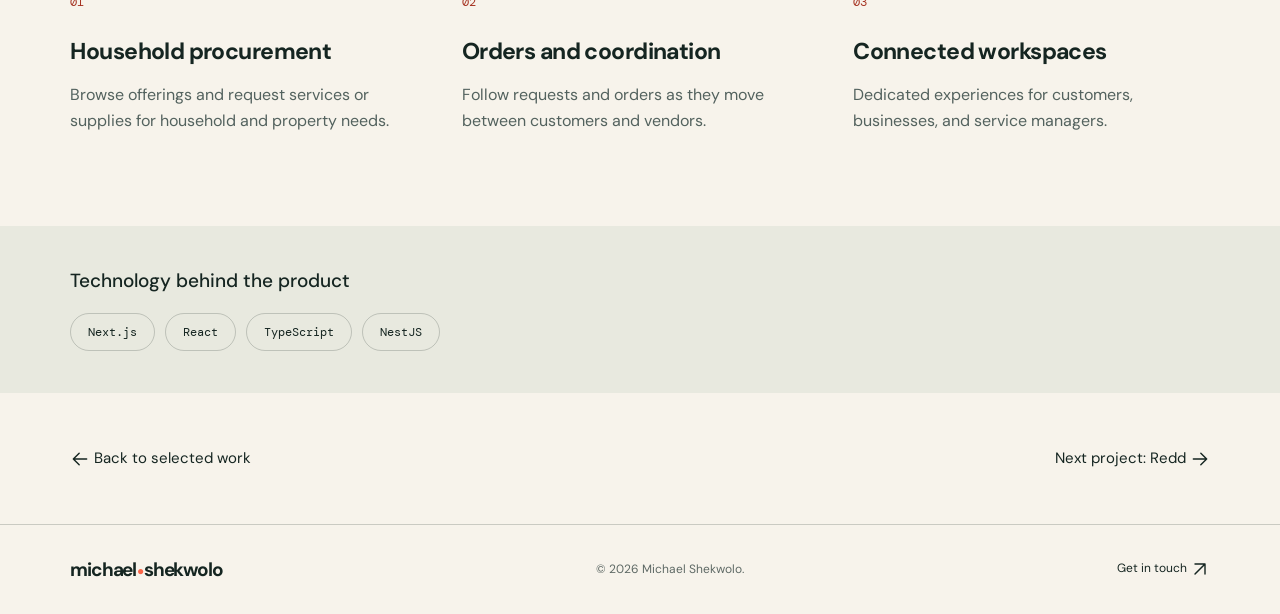
<file: projects/needbanc.html>
<!doctype html>
<html lang="en">
  <head>
    <meta charset="UTF-8">
    <meta name="viewport" content="width=device-width, initial-scale=1.0">
    <title>Needbanc — Michael Shekwolo</title>
    <meta name="description" content="A property and household procurement platform for finding services, managing requests, and keeping everyday needs organised.">
    <meta name="theme-color" content="#f7f3eb">
    <meta property="og:title" content="Needbanc — Michael Shekwolo">
    <meta property="og:description" content="A property and household procurement platform for finding services, managing requests, and keeping everyday needs organised.">
    <meta property="og:type" content="website">
    <link rel="canonical" href="https://michaelshekwolo.com/projects/needbanc">
    <meta property="og:url" content="https://michaelshekwolo.com/projects/needbanc">
    <link rel="icon" type="image/png" sizes="48x48" href="/assets/images/favicon-48.png">
    <link rel="icon" type="image/png" sizes="512x512" href="/assets/images/favicon-512.png">
    <link rel="apple-touch-icon" sizes="180x180" href="/assets/images/apple-touch-icon.png">
    <link rel="preconnect" href="https://fonts.googleapis.com" />
    <link rel="preconnect" href="https://fonts.gstatic.com" crossorigin />
    <link href="https://fonts.googleapis.com/css2?family=DM+Mono:wght@400;500&family=DM+Sans:opsz,wght@9..40,400;9..40,500;9..40,600;9..40,700&family=Playfair+Display:ital,wght@500;600;700&display=swap" rel="stylesheet" />
    <link rel="stylesheet" href="../styles.css" />
    <meta property="og:image" content="https://michaelshekwolo.com/assets/images/michael-social.jpg">
    <meta property="og:image:alt" content="Michael Shekwolo at his development workspace">
    <meta property="og:image:width" content="1200">
    <meta property="og:image:height" content="630">
    <meta property="og:site_name" content="Michael Shekwolo">
    <meta name="twitter:card" content="summary_large_image">
    <meta name="twitter:title" content="Needbanc — Michael Shekwolo">
    <meta name="twitter:description" content="A property and household procurement platform for finding services, managing requests, and keeping everyday needs organised.">
    <meta name="twitter:image" content="https://michaelshekwolo.com/assets/images/michael-social.jpg">
    <meta name="twitter:image:alt" content="Michael Shekwolo at his development workspace">
    <script type="application/ld+json">{"@context": "https://schema.org", "@type": "WebPage", "name": "Needbanc \u2014 Michael Shekwolo", "description": "A property and household procurement platform for finding services, managing requests, and keeping everyday needs organised.", "url": "https://michaelshekwolo.com/projects/needbanc", "image": "https://michaelshekwolo.com/assets/images/michael-shekwolo.jpg", "author": {"@type": "Person", "name": "Michael Shekwolo", "url": "https://michaelshekwolo.com/"}, "isPartOf": {"@type": "WebSite", "name": "Michael Shekwolo", "url": "https://michaelshekwolo.com/"}}</script>
    <meta property="og:image:type" content="image/jpeg">
  </head>
  <body class="project-page">
    <a class="skip-link" href="#main">Skip to content</a>
    <header class="site-header">
      <a class="logo" href="../index.html" aria-label="Michael Shekwolo home">michael<span>●</span>shekwolo</a>
      <a class="back-link" href="../index.html#work"><svg class="arrow-icon" width="20" height="20" viewBox="0 0 24 24" fill="none" stroke="currentColor" stroke-width="1.7" stroke-linecap="round" stroke-linejoin="round" aria-hidden="true" focusable="false"><path d="M20 12H4m7-7-7 7 7 7"/></svg> All projects</a>
    </header>
    <main id="main">
      <section class="project-intro">
        <p class="eyebrow">Selected work / Property · Household services</p>
        <h1>Needbanc</h1>
        <p class="project-headline">A simpler way to look after home.</p>
        <p class="project-lead">A property and household procurement platform for finding services, managing requests, and keeping everyday needs organised.</p>
        <a class="product-cta" href="https://needbanc.com/" target="_blank" rel="noopener noreferrer">Visit Needbanc <svg class="arrow-icon" width="20" height="20" viewBox="0 0 24 24" fill="none" stroke="currentColor" stroke-width="1.7" stroke-linecap="round" stroke-linejoin="round" aria-hidden="true" focusable="false"><path d="M6 18 18 6M6 6h12v12"/></svg><span class="sr-only"> (opens in a new tab)</span></a>
      </section>
      <div class="project-banner brand-panel brand-needbanc"><div class="brand-lockup"><img src="../assets/logos/needbanc.svg" alt="Needbanc logo" width="360" height="160"><span>Needbanc</span></div></div>
      <section class="project-overview" aria-labelledby="overview-title">
        <div><p class="eyebrow">The product</p><h2 id="overview-title">Built around<br><em>real needs.</em></h2></div>
        <div class="project-overview-copy"><p>Needbanc connects households and property owners with vendors and service providers. Customer, business, and manager experiences bring procurement and service coordination into one product ecosystem.</p>
          <dl class="project-facts"><div><dt>My involvement</dt><dd>Product engineering · Web platform</dd></div><div><dt>Industry</dt><dd>Property · Household services</dd></div></dl>
        </div>
      </section>
      <section class="project-features" aria-labelledby="features-title">
        <p class="eyebrow" id="features-title">Inside the experience</p>
        <div class="feature-grid"><article><span class="feature-number">01</span><h3>Household procurement</h3><p>Browse offerings and request services or supplies for household and property needs.</p></article>
<article><span class="feature-number">02</span><h3>Orders and coordination</h3><p>Follow requests and orders as they move between customers and vendors.</p></article>
<article><span class="feature-number">03</span><h3>Connected workspaces</h3><p>Dedicated experiences for customers, businesses, and service managers.</p></article></div>
      </section>
      <section class="project-stack" aria-labelledby="stack-title"><h2 id="stack-title">Technology behind the product</h2><ul><li>Next.js</li><li>React</li><li>TypeScript</li><li>NestJS</li></ul></section>
      <nav class="project-next" aria-label="Project navigation"><a href="../index.html#work"><svg class="arrow-icon" width="20" height="20" viewBox="0 0 24 24" fill="none" stroke="currentColor" stroke-width="1.7" stroke-linecap="round" stroke-linejoin="round" aria-hidden="true" focusable="false"><path d="M20 12H4m7-7-7 7 7 7"/></svg> Back to selected work</a><a href="redd.html">Next project: Redd <svg class="arrow-icon" width="20" height="20" viewBox="0 0 24 24" fill="none" stroke="currentColor" stroke-width="1.7" stroke-linecap="round" stroke-linejoin="round" aria-hidden="true" focusable="false"><path d="M4 12h16m-7-7 7 7-7 7"/></svg></a></nav>
    </main>
    <footer><a class="logo" href="../index.html">michael<span>●</span>shekwolo</a><p>© 2026 Michael Shekwolo.</p><div><a href="../index.html#contact">Get in touch <svg class="arrow-icon" width="20" height="20" viewBox="0 0 24 24" fill="none" stroke="currentColor" stroke-width="1.7" stroke-linecap="round" stroke-linejoin="round" aria-hidden="true" focusable="false"><path d="M6 18 18 6M6 6h12v12"/></svg></a></div></footer>
  </body>
</html>
</file>
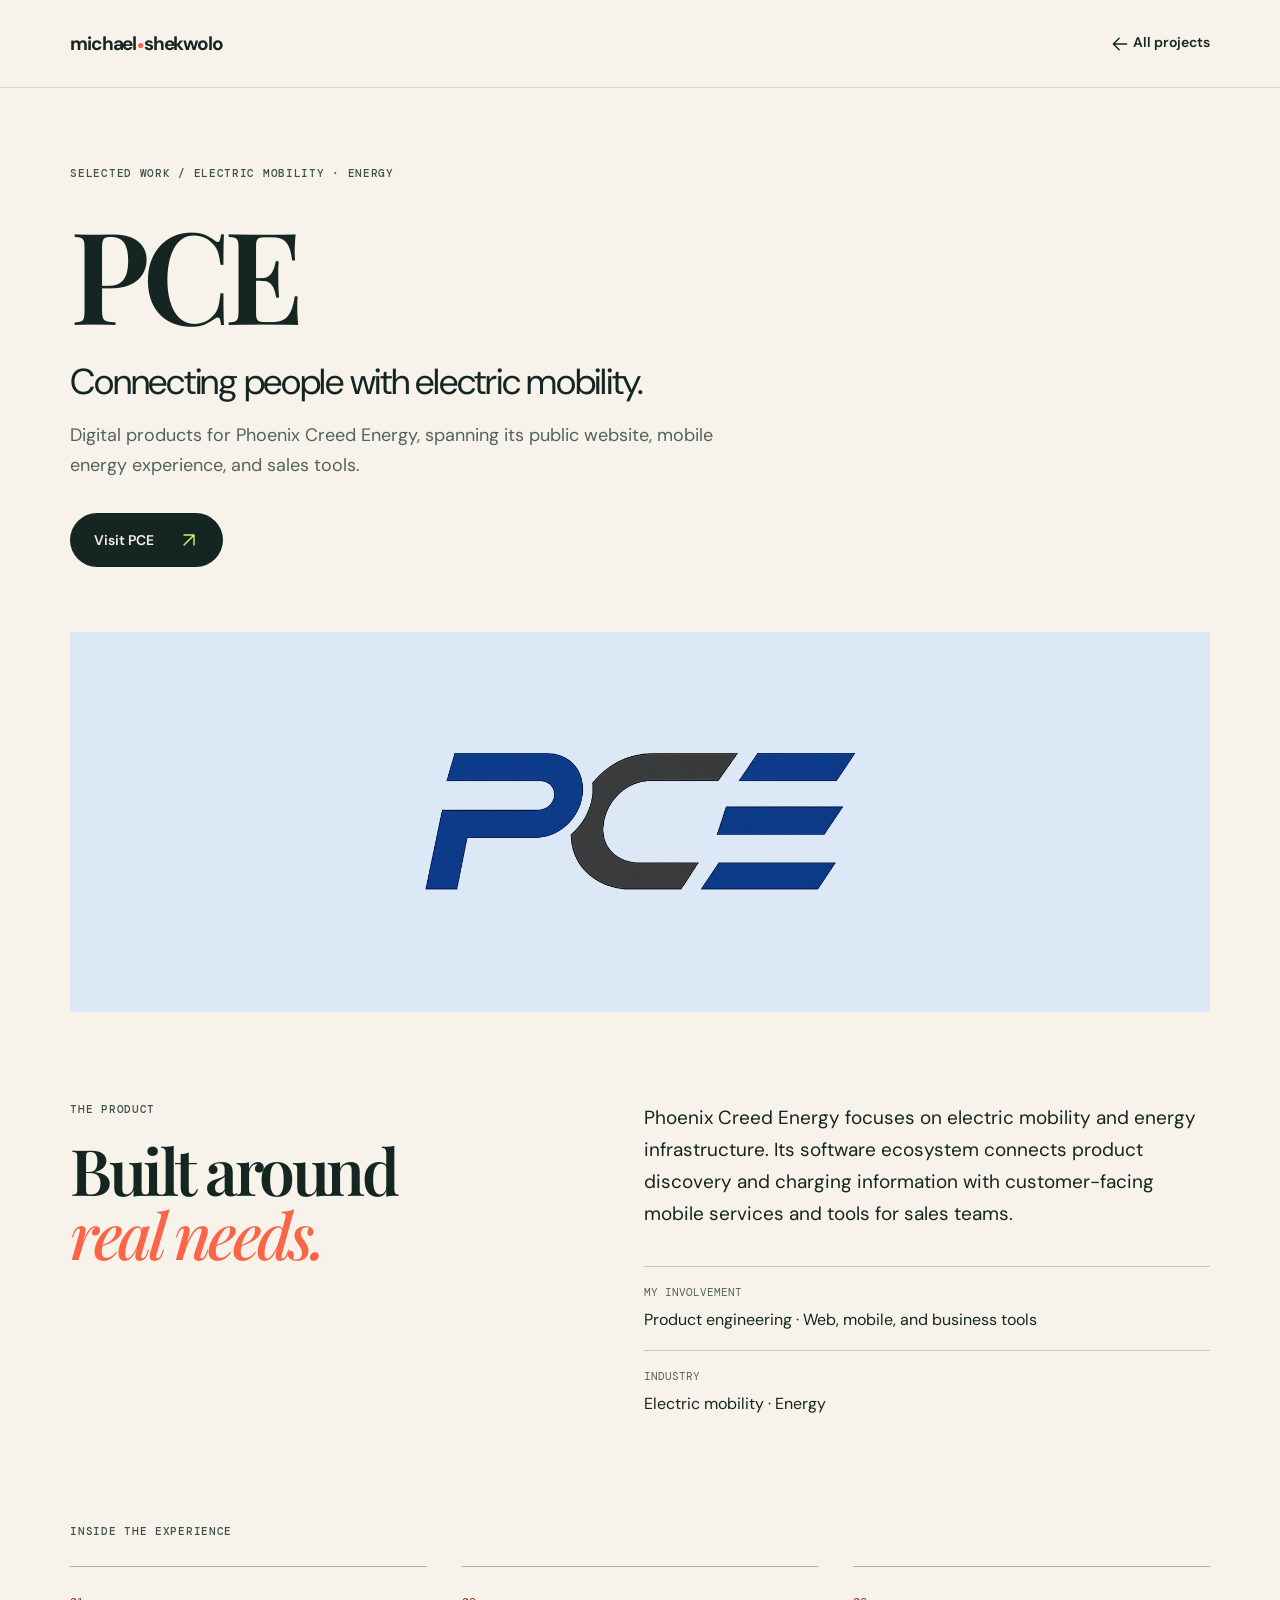
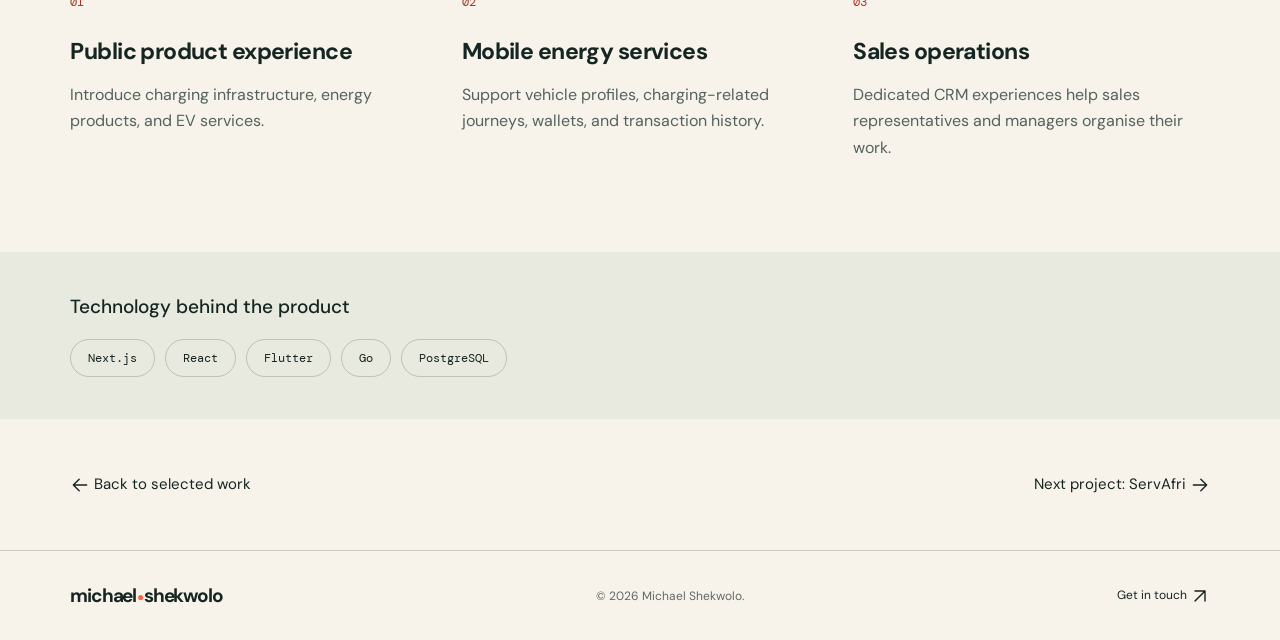
<file: projects/pce.html>
<!doctype html>
<html lang="en">
  <head>
    <meta charset="UTF-8">
    <meta name="viewport" content="width=device-width, initial-scale=1.0">
    <title>PCE — Michael Shekwolo</title>
    <meta name="description" content="Digital products for Phoenix Creed Energy, spanning its public website, mobile energy experience, and sales tools.">
    <meta name="theme-color" content="#f7f3eb">
    <meta property="og:title" content="PCE — Michael Shekwolo">
    <meta property="og:description" content="Digital products for Phoenix Creed Energy, spanning its public website, mobile energy experience, and sales tools.">
    <meta property="og:type" content="website">
    <link rel="canonical" href="https://michaelshekwolo.com/projects/pce">
    <meta property="og:url" content="https://michaelshekwolo.com/projects/pce">
    <link rel="icon" type="image/png" sizes="48x48" href="/assets/images/favicon-48.png">
    <link rel="icon" type="image/png" sizes="512x512" href="/assets/images/favicon-512.png">
    <link rel="apple-touch-icon" sizes="180x180" href="/assets/images/apple-touch-icon.png">
    <link rel="preconnect" href="https://fonts.googleapis.com" />
    <link rel="preconnect" href="https://fonts.gstatic.com" crossorigin />
    <link href="https://fonts.googleapis.com/css2?family=DM+Mono:wght@400;500&family=DM+Sans:opsz,wght@9..40,400;9..40,500;9..40,600;9..40,700&family=Playfair+Display:ital,wght@500;600;700&display=swap" rel="stylesheet" />
    <link rel="stylesheet" href="../styles.css" />
    <meta property="og:image" content="https://michaelshekwolo.com/assets/images/michael-social.jpg">
    <meta property="og:image:alt" content="Michael Shekwolo at his development workspace">
    <meta property="og:image:width" content="1200">
    <meta property="og:image:height" content="630">
    <meta property="og:site_name" content="Michael Shekwolo">
    <meta name="twitter:card" content="summary_large_image">
    <meta name="twitter:title" content="PCE — Michael Shekwolo">
    <meta name="twitter:description" content="Digital products for Phoenix Creed Energy, spanning its public website, mobile energy experience, and sales tools.">
    <meta name="twitter:image" content="https://michaelshekwolo.com/assets/images/michael-social.jpg">
    <meta name="twitter:image:alt" content="Michael Shekwolo at his development workspace">
    <script type="application/ld+json">{"@context": "https://schema.org", "@type": "WebPage", "name": "PCE \u2014 Michael Shekwolo", "description": "Digital products for Phoenix Creed Energy, spanning its public website, mobile energy experience, and sales tools.", "url": "https://michaelshekwolo.com/projects/pce", "image": "https://michaelshekwolo.com/assets/images/michael-shekwolo.jpg", "author": {"@type": "Person", "name": "Michael Shekwolo", "url": "https://michaelshekwolo.com/"}, "isPartOf": {"@type": "WebSite", "name": "Michael Shekwolo", "url": "https://michaelshekwolo.com/"}}</script>
    <meta property="og:image:type" content="image/jpeg">
  </head>
  <body class="project-page">
    <a class="skip-link" href="#main">Skip to content</a>
    <header class="site-header">
      <a class="logo" href="../index.html" aria-label="Michael Shekwolo home">michael<span>●</span>shekwolo</a>
      <a class="back-link" href="../index.html#work"><svg class="arrow-icon" width="20" height="20" viewBox="0 0 24 24" fill="none" stroke="currentColor" stroke-width="1.7" stroke-linecap="round" stroke-linejoin="round" aria-hidden="true" focusable="false"><path d="M20 12H4m7-7-7 7 7 7"/></svg> All projects</a>
    </header>
    <main id="main">
      <section class="project-intro">
        <p class="eyebrow">Selected work / Electric mobility · Energy</p>
        <h1>PCE</h1>
        <p class="project-headline">Connecting people with electric mobility.</p>
        <p class="project-lead">Digital products for Phoenix Creed Energy, spanning its public website, mobile energy experience, and sales tools.</p>
        <a class="product-cta" href="https://www.pceenergies.com/" target="_blank" rel="noopener noreferrer">Visit PCE <svg class="arrow-icon" width="20" height="20" viewBox="0 0 24 24" fill="none" stroke="currentColor" stroke-width="1.7" stroke-linecap="round" stroke-linejoin="round" aria-hidden="true" focusable="false"><path d="M6 18 18 6M6 6h12v12"/></svg><span class="sr-only"> (opens in a new tab)</span></a>
      </section>
      <div class="project-banner brand-panel brand-pce"><div class="brand-image"><img src="../assets/logos/pce.png" alt="PCE logo" width="360" height="160"></div></div>
      <section class="project-overview" aria-labelledby="overview-title">
        <div><p class="eyebrow">The product</p><h2 id="overview-title">Built around<br><em>real needs.</em></h2></div>
        <div class="project-overview-copy"><p>Phoenix Creed Energy focuses on electric mobility and energy infrastructure. Its software ecosystem connects product discovery and charging information with customer-facing mobile services and tools for sales teams.</p>
          <dl class="project-facts"><div><dt>My involvement</dt><dd>Product engineering · Web, mobile, and business tools</dd></div><div><dt>Industry</dt><dd>Electric mobility · Energy</dd></div></dl>
        </div>
      </section>
      <section class="project-features" aria-labelledby="features-title">
        <p class="eyebrow" id="features-title">Inside the experience</p>
        <div class="feature-grid"><article><span class="feature-number">01</span><h3>Public product experience</h3><p>Introduce charging infrastructure, energy products, and EV services.</p></article>
<article><span class="feature-number">02</span><h3>Mobile energy services</h3><p>Support vehicle profiles, charging-related journeys, wallets, and transaction history.</p></article>
<article><span class="feature-number">03</span><h3>Sales operations</h3><p>Dedicated CRM experiences help sales representatives and managers organise their work.</p></article></div>
      </section>
      <section class="project-stack" aria-labelledby="stack-title"><h2 id="stack-title">Technology behind the product</h2><ul><li>Next.js</li><li>React</li><li>Flutter</li><li>Go</li><li>PostgreSQL</li></ul></section>
      <nav class="project-next" aria-label="Project navigation"><a href="../index.html#work"><svg class="arrow-icon" width="20" height="20" viewBox="0 0 24 24" fill="none" stroke="currentColor" stroke-width="1.7" stroke-linecap="round" stroke-linejoin="round" aria-hidden="true" focusable="false"><path d="M20 12H4m7-7-7 7 7 7"/></svg> Back to selected work</a><a href="servafri.html">Next project: ServAfri <svg class="arrow-icon" width="20" height="20" viewBox="0 0 24 24" fill="none" stroke="currentColor" stroke-width="1.7" stroke-linecap="round" stroke-linejoin="round" aria-hidden="true" focusable="false"><path d="M4 12h16m-7-7 7 7-7 7"/></svg></a></nav>
    </main>
    <footer><a class="logo" href="../index.html">michael<span>●</span>shekwolo</a><p>© 2026 Michael Shekwolo.</p><div><a href="../index.html#contact">Get in touch <svg class="arrow-icon" width="20" height="20" viewBox="0 0 24 24" fill="none" stroke="currentColor" stroke-width="1.7" stroke-linecap="round" stroke-linejoin="round" aria-hidden="true" focusable="false"><path d="M6 18 18 6M6 6h12v12"/></svg></a></div></footer>
  </body>
</html>
</file>
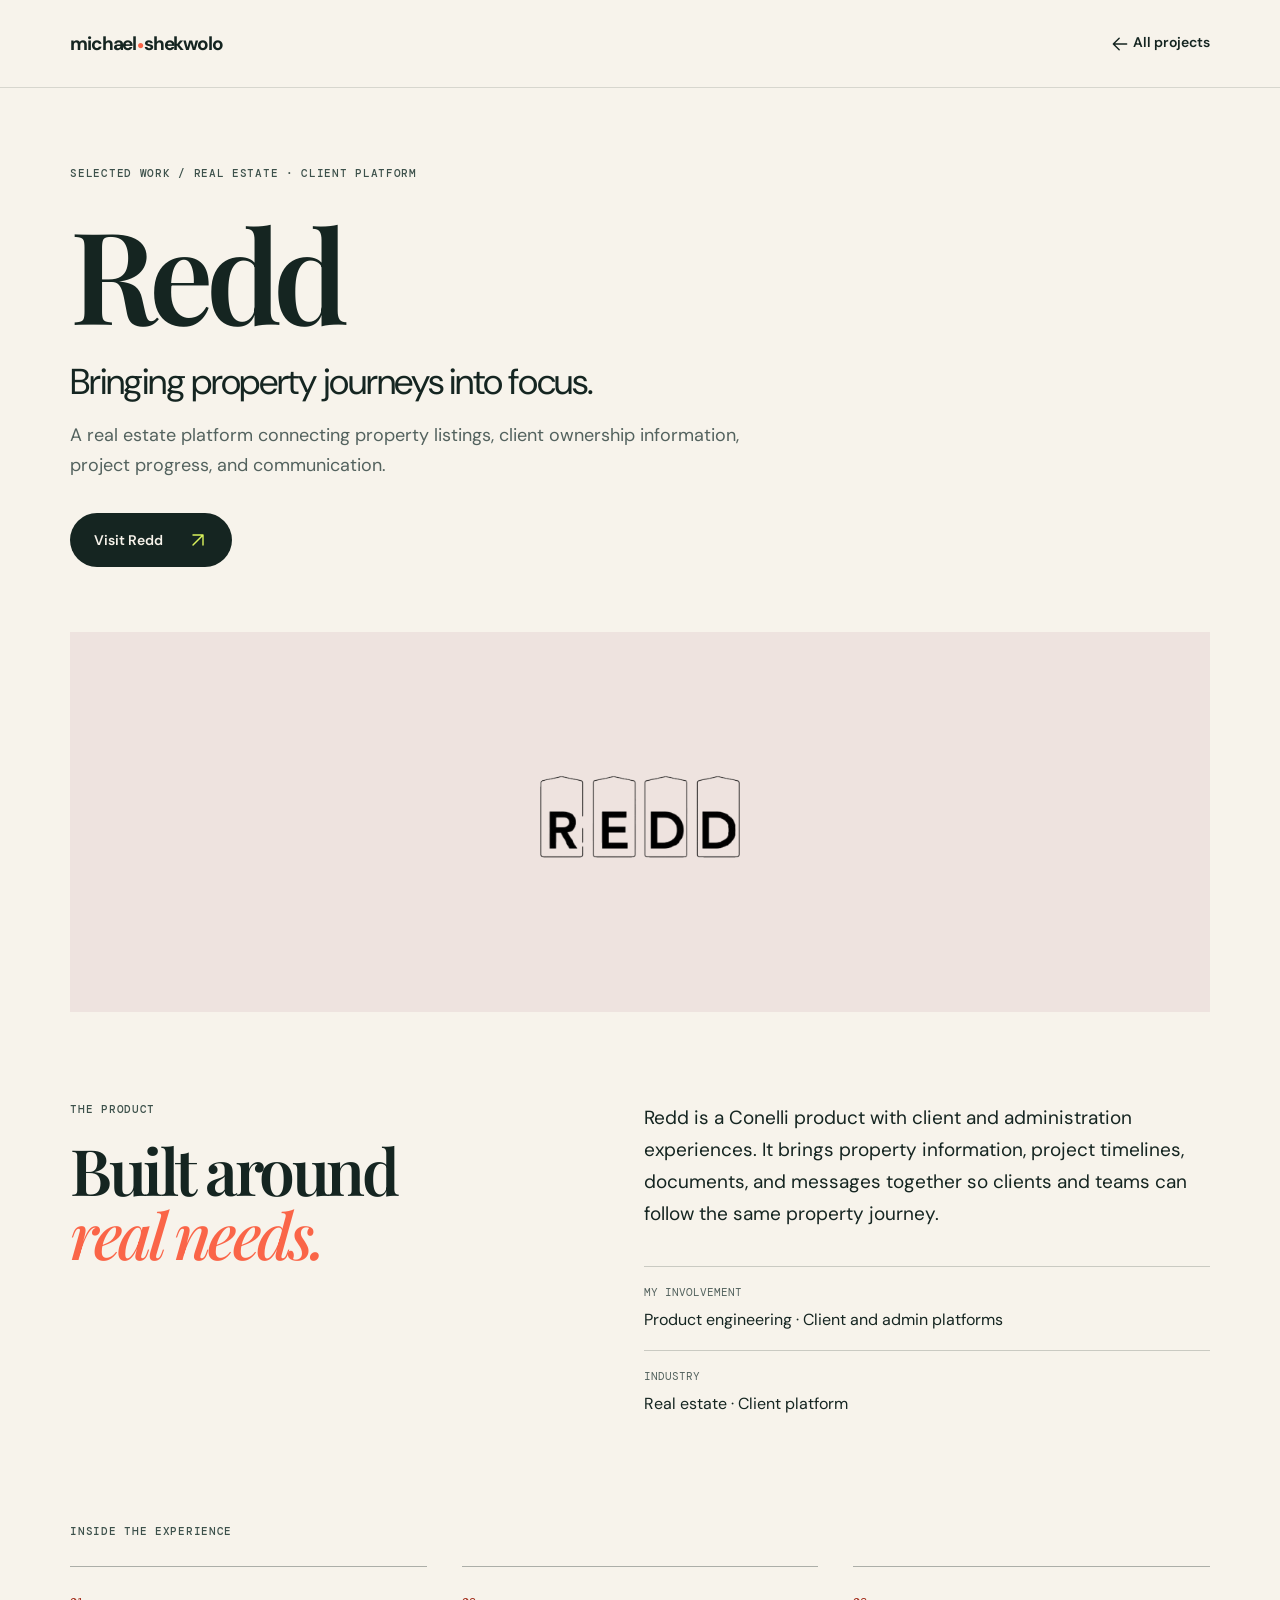
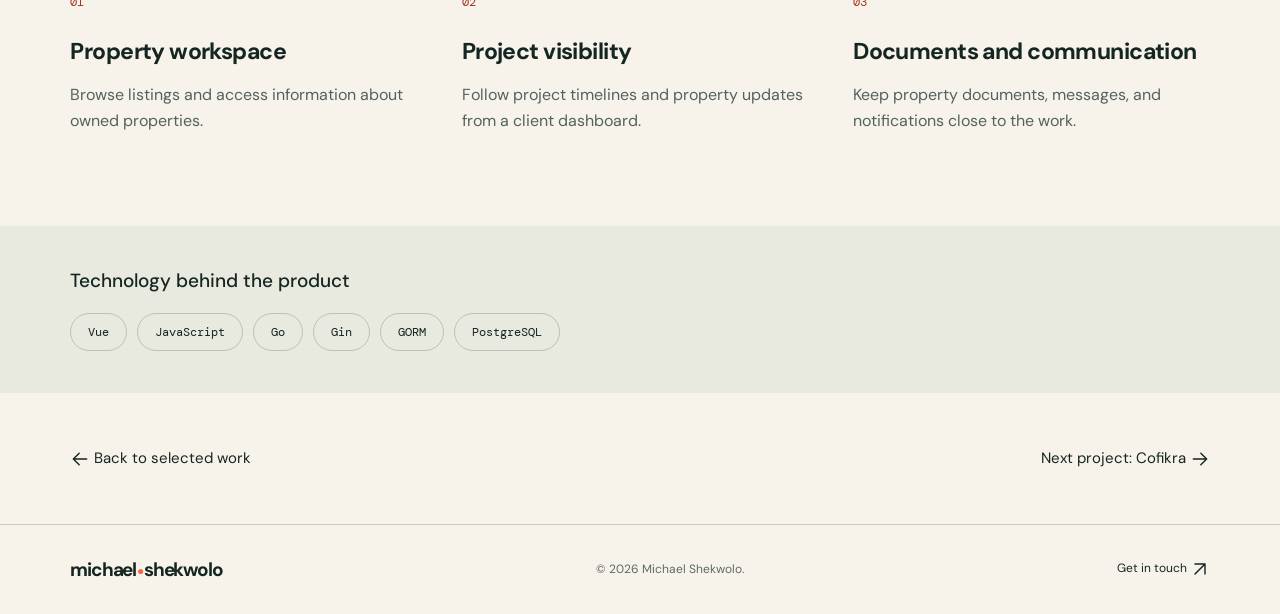
<file: projects/redd.html>
<!doctype html>
<html lang="en">
  <head>
    <meta charset="UTF-8">
    <meta name="viewport" content="width=device-width, initial-scale=1.0">
    <title>Redd — Michael Shekwolo</title>
    <meta name="description" content="A real estate platform connecting property listings, client ownership information, project progress, and communication.">
    <meta name="theme-color" content="#f7f3eb">
    <meta property="og:title" content="Redd — Michael Shekwolo">
    <meta property="og:description" content="A real estate platform connecting property listings, client ownership information, project progress, and communication.">
    <meta property="og:type" content="website">
    <link rel="canonical" href="https://michaelshekwolo.com/projects/redd">
    <meta property="og:url" content="https://michaelshekwolo.com/projects/redd">
    <link rel="icon" type="image/png" sizes="48x48" href="/assets/images/favicon-48.png">
    <link rel="icon" type="image/png" sizes="512x512" href="/assets/images/favicon-512.png">
    <link rel="apple-touch-icon" sizes="180x180" href="/assets/images/apple-touch-icon.png">
    <link rel="preconnect" href="https://fonts.googleapis.com" />
    <link rel="preconnect" href="https://fonts.gstatic.com" crossorigin />
    <link href="https://fonts.googleapis.com/css2?family=DM+Mono:wght@400;500&family=DM+Sans:opsz,wght@9..40,400;9..40,500;9..40,600;9..40,700&family=Playfair+Display:ital,wght@500;600;700&display=swap" rel="stylesheet" />
    <link rel="stylesheet" href="../styles.css" />
    <meta property="og:image" content="https://michaelshekwolo.com/assets/images/michael-social.jpg">
    <meta property="og:image:alt" content="Michael Shekwolo at his development workspace">
    <meta property="og:image:width" content="1200">
    <meta property="og:image:height" content="630">
    <meta property="og:site_name" content="Michael Shekwolo">
    <meta name="twitter:card" content="summary_large_image">
    <meta name="twitter:title" content="Redd — Michael Shekwolo">
    <meta name="twitter:description" content="A real estate platform connecting property listings, client ownership information, project progress, and communication.">
    <meta name="twitter:image" content="https://michaelshekwolo.com/assets/images/michael-social.jpg">
    <meta name="twitter:image:alt" content="Michael Shekwolo at his development workspace">
    <script type="application/ld+json">{"@context": "https://schema.org", "@type": "WebPage", "name": "Redd \u2014 Michael Shekwolo", "description": "A real estate platform connecting property listings, client ownership information, project progress, and communication.", "url": "https://michaelshekwolo.com/projects/redd", "image": "https://michaelshekwolo.com/assets/images/michael-shekwolo.jpg", "author": {"@type": "Person", "name": "Michael Shekwolo", "url": "https://michaelshekwolo.com/"}, "isPartOf": {"@type": "WebSite", "name": "Michael Shekwolo", "url": "https://michaelshekwolo.com/"}}</script>
    <meta property="og:image:type" content="image/jpeg">
  </head>
  <body class="project-page">
    <a class="skip-link" href="#main">Skip to content</a>
    <header class="site-header">
      <a class="logo" href="../index.html" aria-label="Michael Shekwolo home">michael<span>●</span>shekwolo</a>
      <a class="back-link" href="../index.html#work"><svg class="arrow-icon" width="20" height="20" viewBox="0 0 24 24" fill="none" stroke="currentColor" stroke-width="1.7" stroke-linecap="round" stroke-linejoin="round" aria-hidden="true" focusable="false"><path d="M20 12H4m7-7-7 7 7 7"/></svg> All projects</a>
    </header>
    <main id="main">
      <section class="project-intro">
        <p class="eyebrow">Selected work / Real estate · Client platform</p>
        <h1>Redd</h1>
        <p class="project-headline">Bringing property journeys into focus.</p>
        <p class="project-lead">A real estate platform connecting property listings, client ownership information, project progress, and communication.</p>
        <a class="product-cta" href="https://redd.ng/" target="_blank" rel="noopener noreferrer">Visit Redd <svg class="arrow-icon" width="20" height="20" viewBox="0 0 24 24" fill="none" stroke="currentColor" stroke-width="1.7" stroke-linecap="round" stroke-linejoin="round" aria-hidden="true" focusable="false"><path d="M6 18 18 6M6 6h12v12"/></svg><span class="sr-only"> (opens in a new tab)</span></a>
      </section>
      <div class="project-banner brand-panel brand-redd"><div class="brand-image"><img src="../assets/logos/redd.png" alt="Redd logo" width="360" height="160"></div></div>
      <section class="project-overview" aria-labelledby="overview-title">
        <div><p class="eyebrow">The product</p><h2 id="overview-title">Built around<br><em>real needs.</em></h2></div>
        <div class="project-overview-copy"><p>Redd is a Conelli product with client and administration experiences. It brings property information, project timelines, documents, and messages together so clients and teams can follow the same property journey.</p>
          <dl class="project-facts"><div><dt>My involvement</dt><dd>Product engineering · Client and admin platforms</dd></div><div><dt>Industry</dt><dd>Real estate · Client platform</dd></div></dl>
        </div>
      </section>
      <section class="project-features" aria-labelledby="features-title">
        <p class="eyebrow" id="features-title">Inside the experience</p>
        <div class="feature-grid"><article><span class="feature-number">01</span><h3>Property workspace</h3><p>Browse listings and access information about owned properties.</p></article>
<article><span class="feature-number">02</span><h3>Project visibility</h3><p>Follow project timelines and property updates from a client dashboard.</p></article>
<article><span class="feature-number">03</span><h3>Documents and communication</h3><p>Keep property documents, messages, and notifications close to the work.</p></article></div>
      </section>
      <section class="project-stack" aria-labelledby="stack-title"><h2 id="stack-title">Technology behind the product</h2><ul><li>Vue</li><li>JavaScript</li><li>Go</li><li>Gin</li><li>GORM</li><li>PostgreSQL</li></ul></section>
      <nav class="project-next" aria-label="Project navigation"><a href="../index.html#work"><svg class="arrow-icon" width="20" height="20" viewBox="0 0 24 24" fill="none" stroke="currentColor" stroke-width="1.7" stroke-linecap="round" stroke-linejoin="round" aria-hidden="true" focusable="false"><path d="M20 12H4m7-7-7 7 7 7"/></svg> Back to selected work</a><a href="cofikra.html">Next project: Cofikra <svg class="arrow-icon" width="20" height="20" viewBox="0 0 24 24" fill="none" stroke="currentColor" stroke-width="1.7" stroke-linecap="round" stroke-linejoin="round" aria-hidden="true" focusable="false"><path d="M4 12h16m-7-7 7 7-7 7"/></svg></a></nav>
    </main>
    <footer><a class="logo" href="../index.html">michael<span>●</span>shekwolo</a><p>© 2026 Michael Shekwolo.</p><div><a href="../index.html#contact">Get in touch <svg class="arrow-icon" width="20" height="20" viewBox="0 0 24 24" fill="none" stroke="currentColor" stroke-width="1.7" stroke-linecap="round" stroke-linejoin="round" aria-hidden="true" focusable="false"><path d="M6 18 18 6M6 6h12v12"/></svg></a></div></footer>
  </body>
</html>
</file>
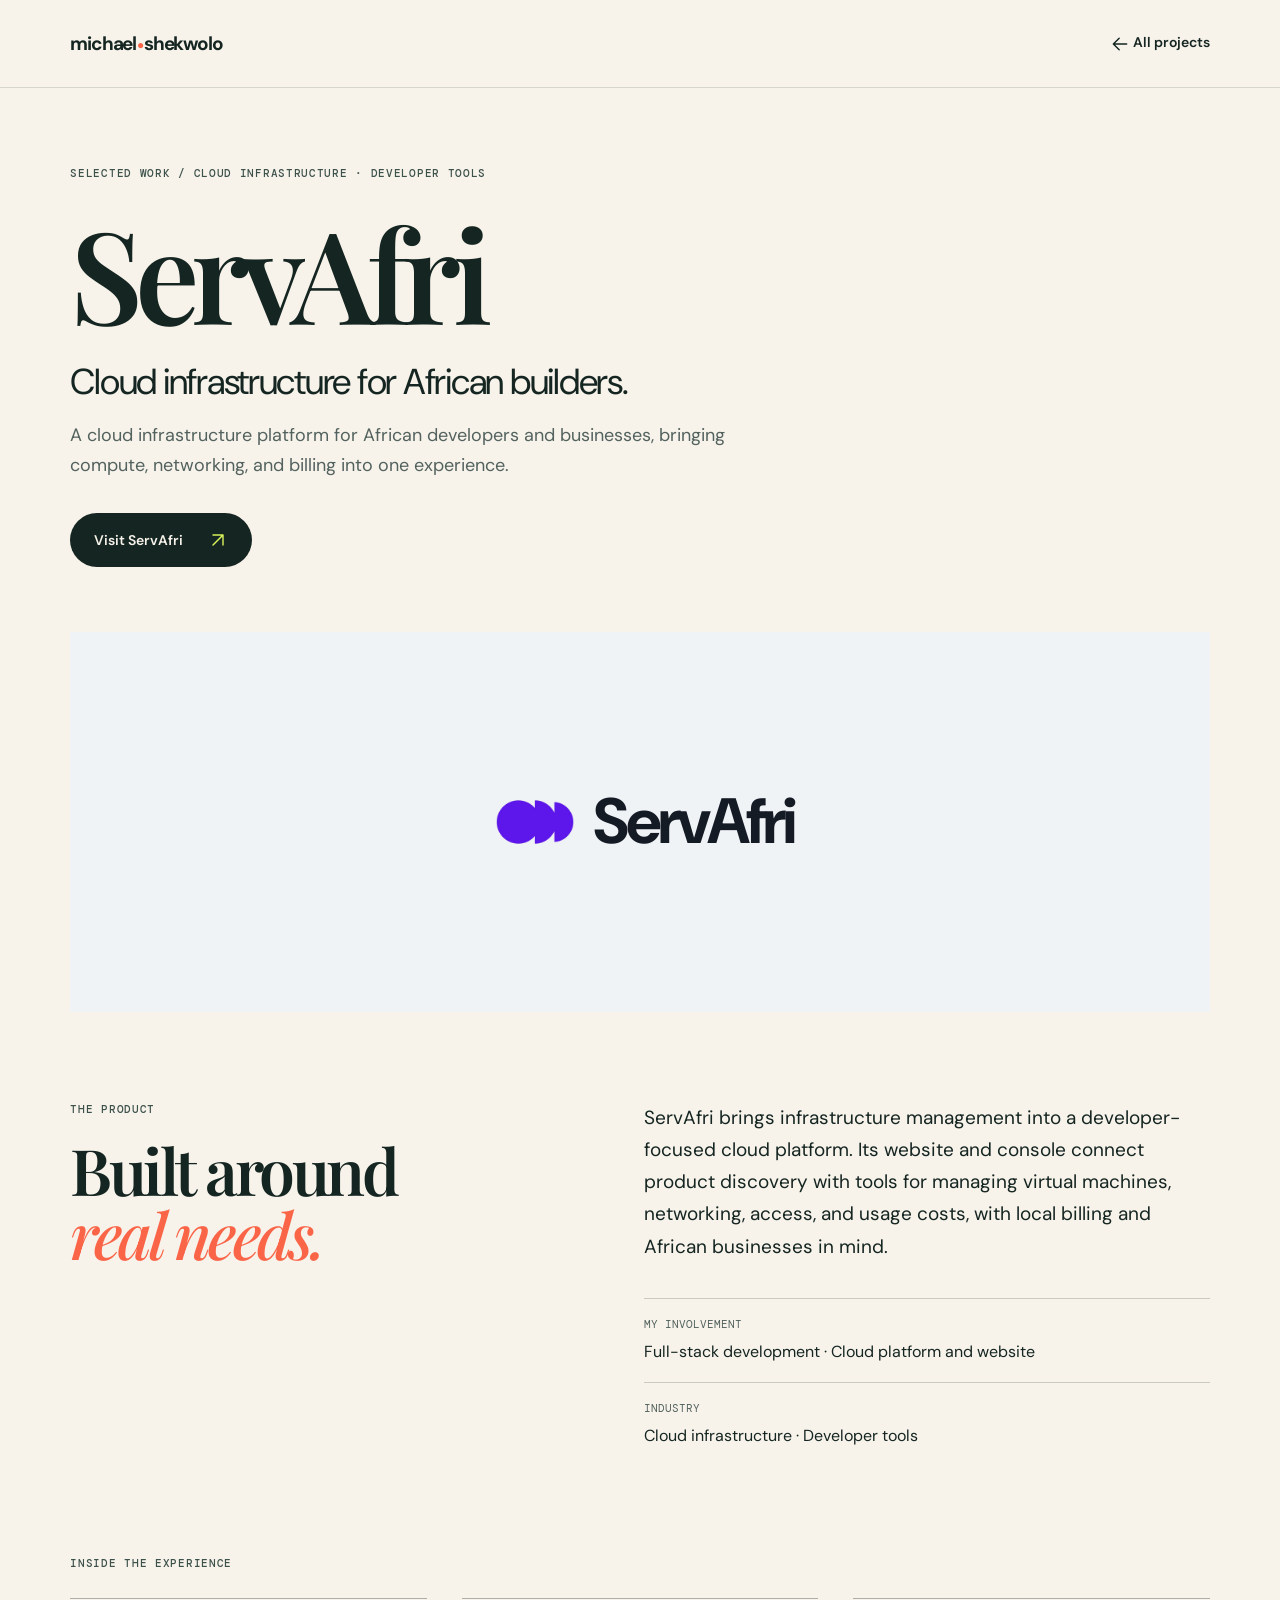
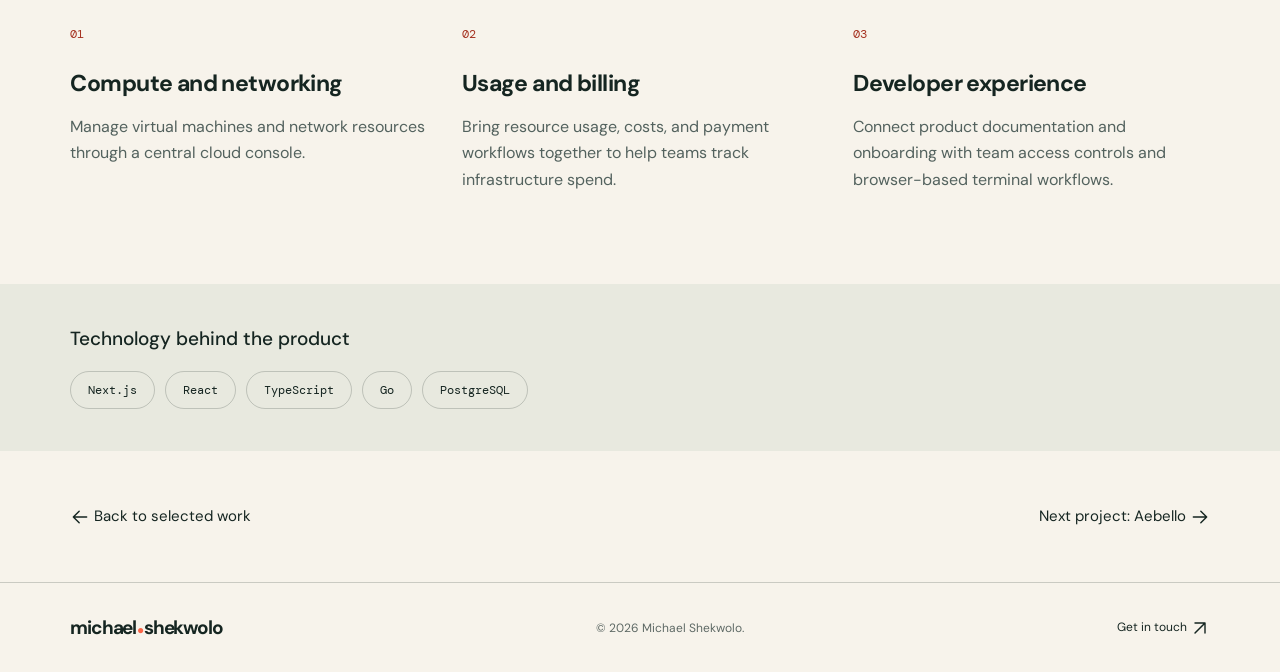
<file: projects/servafri.html>
<!doctype html>
<html lang="en">
  <head>
    <meta charset="UTF-8">
    <meta name="viewport" content="width=device-width, initial-scale=1.0">
    <title>ServAfri — Michael Shekwolo</title>
    <meta name="description" content="A cloud infrastructure platform for African developers and businesses, bringing compute, networking, and billing into one experience.">
    <meta name="theme-color" content="#f7f3eb">
    <meta property="og:title" content="ServAfri — Michael Shekwolo">
    <meta property="og:description" content="A cloud infrastructure platform for African developers and businesses, bringing compute, networking, and billing into one experience.">
    <meta property="og:type" content="website">
    <link rel="canonical" href="https://michaelshekwolo.com/projects/servafri">
    <meta property="og:url" content="https://michaelshekwolo.com/projects/servafri">
    <link rel="icon" type="image/png" sizes="48x48" href="/assets/images/favicon-48.png">
    <link rel="icon" type="image/png" sizes="512x512" href="/assets/images/favicon-512.png">
    <link rel="apple-touch-icon" sizes="180x180" href="/assets/images/apple-touch-icon.png">
    <link rel="preconnect" href="https://fonts.googleapis.com" />
    <link rel="preconnect" href="https://fonts.gstatic.com" crossorigin />
    <link href="https://fonts.googleapis.com/css2?family=DM+Mono:wght@400;500&family=DM+Sans:opsz,wght@9..40,400;9..40,500;9..40,600;9..40,700&family=Playfair+Display:ital,wght@500;600;700&display=swap" rel="stylesheet" />
    <link rel="stylesheet" href="../styles.css" />
    <meta property="og:image" content="https://michaelshekwolo.com/assets/images/michael-social.jpg">
    <meta property="og:image:alt" content="Michael Shekwolo at his development workspace">
    <meta property="og:image:width" content="1200">
    <meta property="og:image:height" content="630">
    <meta property="og:site_name" content="Michael Shekwolo">
    <meta name="twitter:card" content="summary_large_image">
    <meta name="twitter:title" content="ServAfri — Michael Shekwolo">
    <meta name="twitter:description" content="A cloud infrastructure platform for African developers and businesses, bringing compute, networking, and billing into one experience.">
    <meta name="twitter:image" content="https://michaelshekwolo.com/assets/images/michael-social.jpg">
    <meta name="twitter:image:alt" content="Michael Shekwolo at his development workspace">
    <script type="application/ld+json">{"@context": "https://schema.org", "@type": "WebPage", "name": "ServAfri \u2014 Michael Shekwolo", "description": "A cloud infrastructure platform for African developers and businesses, bringing compute, networking, and billing into one experience.", "url": "https://michaelshekwolo.com/projects/servafri", "image": "https://michaelshekwolo.com/assets/images/michael-shekwolo.jpg", "author": {"@type": "Person", "name": "Michael Shekwolo", "url": "https://michaelshekwolo.com/"}, "isPartOf": {"@type": "WebSite", "name": "Michael Shekwolo", "url": "https://michaelshekwolo.com/"}}</script>
    <meta property="og:image:type" content="image/jpeg">
  </head>
  <body class="project-page">
    <a class="skip-link" href="#main">Skip to content</a>
    <header class="site-header">
      <a class="logo" href="../index.html" aria-label="Michael Shekwolo home">michael<span>●</span>shekwolo</a>
      <a class="back-link" href="../index.html#work"><svg class="arrow-icon" width="20" height="20" viewBox="0 0 24 24" fill="none" stroke="currentColor" stroke-width="1.7" stroke-linecap="round" stroke-linejoin="round" aria-hidden="true" focusable="false"><path d="M20 12H4m7-7-7 7 7 7"/></svg> All projects</a>
    </header>
    <main id="main">
      <section class="project-intro">
        <p class="eyebrow">Selected work / Cloud infrastructure · Developer tools</p>
        <h1>ServAfri</h1>
        <p class="project-headline">Cloud infrastructure for African builders.</p>
        <p class="project-lead">A cloud infrastructure platform for African developers and businesses, bringing compute, networking, and billing into one experience.</p>
        <a class="product-cta" href="https://servafri.com/" target="_blank" rel="noopener noreferrer">Visit ServAfri <svg class="arrow-icon" width="20" height="20" viewBox="0 0 24 24" fill="none" stroke="currentColor" stroke-width="1.7" stroke-linecap="round" stroke-linejoin="round" aria-hidden="true" focusable="false"><path d="M6 18 18 6M6 6h12v12"/></svg><span class="sr-only"> (opens in a new tab)</span></a>
      </section>
      <div class="project-banner brand-panel brand-servafri"><div class="brand-lockup"><img src="../assets/logos/servafri.png" alt="ServAfri logo" width="512" height="512"><span>ServAfri</span></div></div>
      <section class="project-overview" aria-labelledby="overview-title">
        <div><p class="eyebrow">The product</p><h2 id="overview-title">Built around<br><em>real needs.</em></h2></div>
        <div class="project-overview-copy"><p>ServAfri brings infrastructure management into a developer-focused cloud platform. Its website and console connect product discovery with tools for managing virtual machines, networking, access, and usage costs, with local billing and African businesses in mind.</p>
          <dl class="project-facts"><div><dt>My involvement</dt><dd>Full-stack development · Cloud platform and website</dd></div><div><dt>Industry</dt><dd>Cloud infrastructure · Developer tools</dd></div></dl>
        </div>
      </section>
      <section class="project-features" aria-labelledby="features-title">
        <p class="eyebrow" id="features-title">Inside the experience</p>
        <div class="feature-grid"><article><span class="feature-number">01</span><h3>Compute and networking</h3><p>Manage virtual machines and network resources through a central cloud console.</p></article>
<article><span class="feature-number">02</span><h3>Usage and billing</h3><p>Bring resource usage, costs, and payment workflows together to help teams track infrastructure spend.</p></article>
<article><span class="feature-number">03</span><h3>Developer experience</h3><p>Connect product documentation and onboarding with team access controls and browser-based terminal workflows.</p></article></div>
      </section>
      <section class="project-stack" aria-labelledby="stack-title"><h2 id="stack-title">Technology behind the product</h2><ul><li>Next.js</li><li>React</li><li>TypeScript</li><li>Go</li><li>PostgreSQL</li></ul></section>
      <nav class="project-next" aria-label="Project navigation"><a href="../index.html#work"><svg class="arrow-icon" width="20" height="20" viewBox="0 0 24 24" fill="none" stroke="currentColor" stroke-width="1.7" stroke-linecap="round" stroke-linejoin="round" aria-hidden="true" focusable="false"><path d="M20 12H4m7-7-7 7 7 7"/></svg> Back to selected work</a><a href="aebello.html">Next project: Aebello <svg class="arrow-icon" width="20" height="20" viewBox="0 0 24 24" fill="none" stroke="currentColor" stroke-width="1.7" stroke-linecap="round" stroke-linejoin="round" aria-hidden="true" focusable="false"><path d="M4 12h16m-7-7 7 7-7 7"/></svg></a></nav>
    </main>
    <footer><a class="logo" href="../index.html">michael<span>●</span>shekwolo</a><p>© 2026 Michael Shekwolo.</p><div><a href="../index.html#contact">Get in touch <svg class="arrow-icon" width="20" height="20" viewBox="0 0 24 24" fill="none" stroke="currentColor" stroke-width="1.7" stroke-linecap="round" stroke-linejoin="round" aria-hidden="true" focusable="false"><path d="M6 18 18 6M6 6h12v12"/></svg></a></div></footer>
  </body>
</html>
</file>
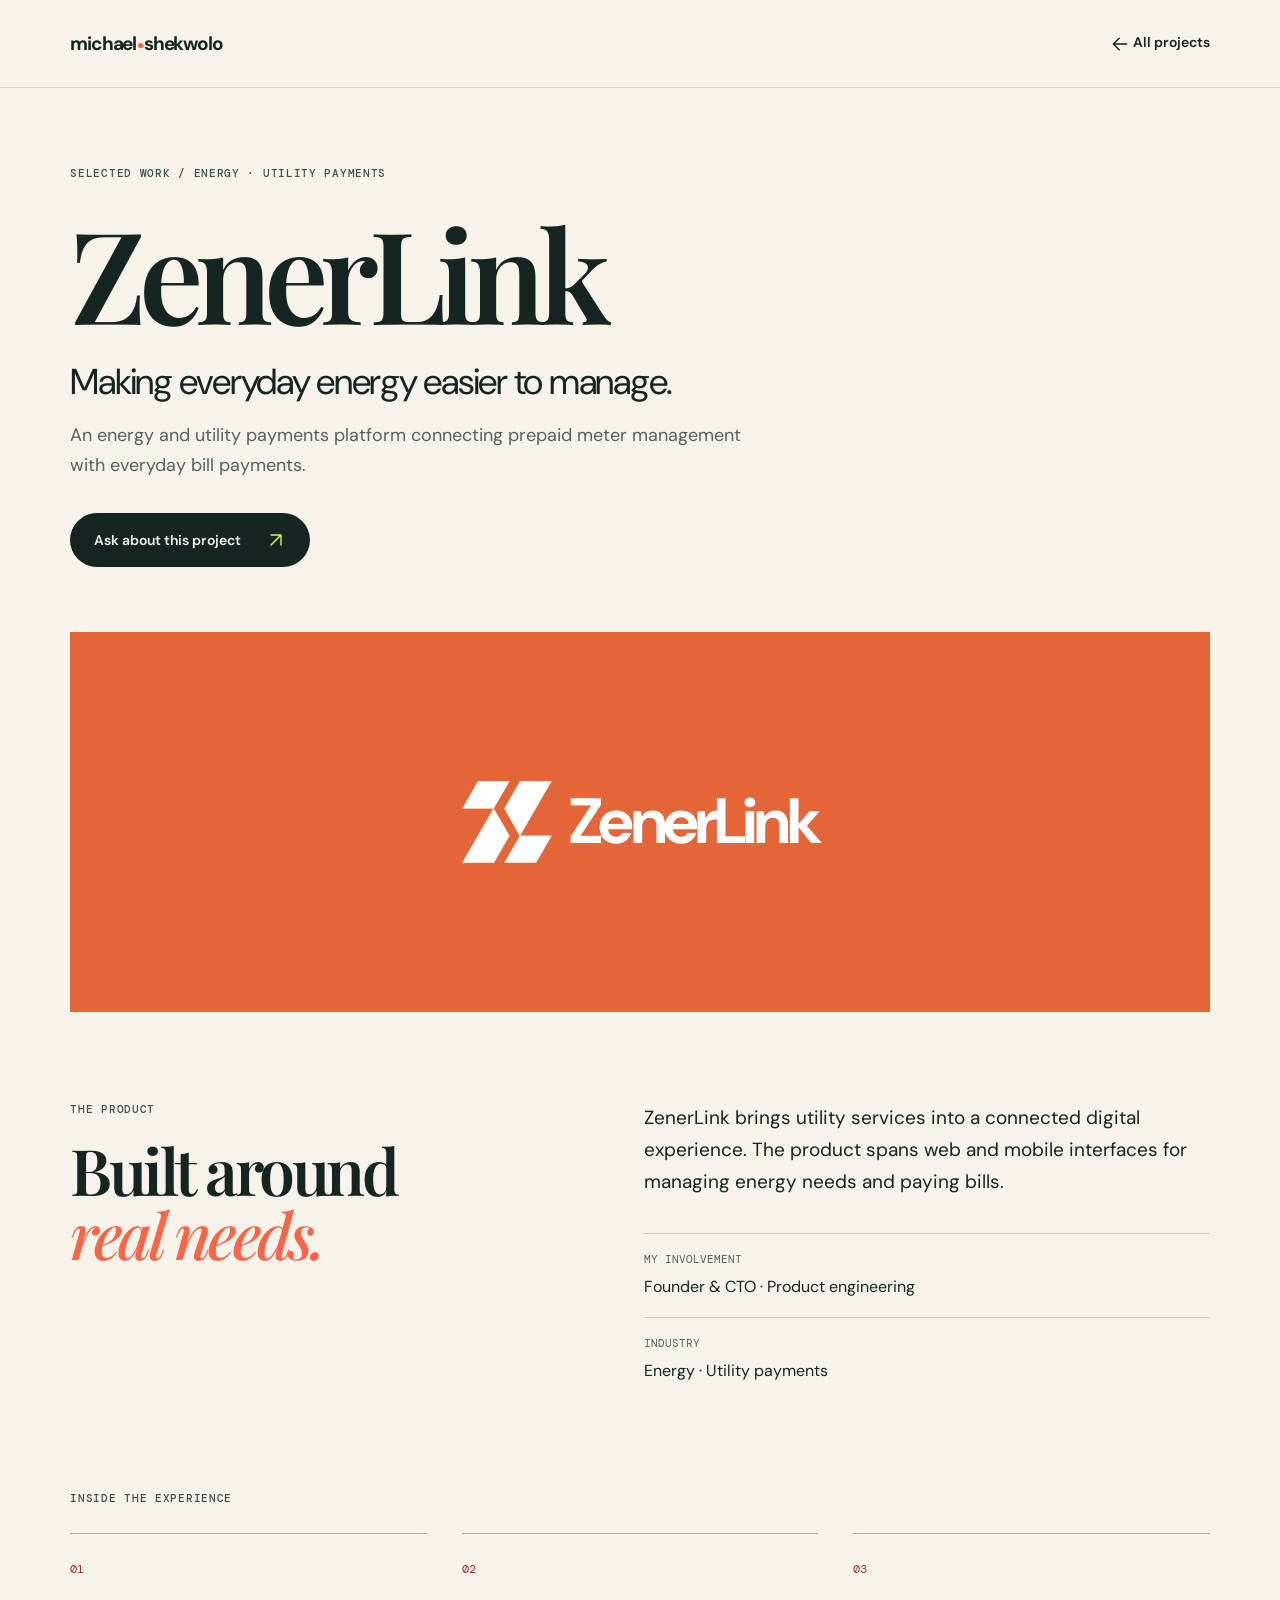
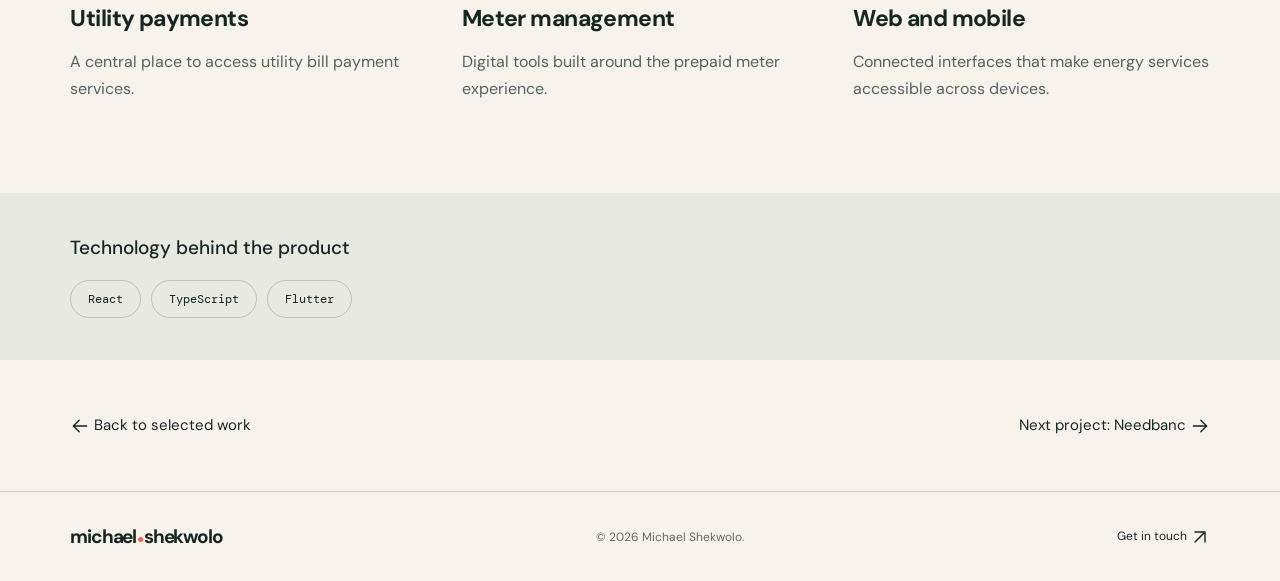
<file: projects/zenerlink.html>
<!doctype html>
<html lang="en">
  <head>
    <meta charset="UTF-8">
    <meta name="viewport" content="width=device-width, initial-scale=1.0">
    <title>ZenerLink — Michael Shekwolo</title>
    <meta name="description" content="An energy and utility payments platform connecting prepaid meter management with everyday bill payments.">
    <meta name="theme-color" content="#f7f3eb">
    <meta property="og:title" content="ZenerLink — Michael Shekwolo">
    <meta property="og:description" content="An energy and utility payments platform connecting prepaid meter management with everyday bill payments.">
    <meta property="og:type" content="website">
    <link rel="canonical" href="https://michaelshekwolo.com/projects/zenerlink">
    <meta property="og:url" content="https://michaelshekwolo.com/projects/zenerlink">
    <link rel="icon" type="image/png" sizes="48x48" href="/assets/images/favicon-48.png">
    <link rel="icon" type="image/png" sizes="512x512" href="/assets/images/favicon-512.png">
    <link rel="apple-touch-icon" sizes="180x180" href="/assets/images/apple-touch-icon.png">
    <link rel="preconnect" href="https://fonts.googleapis.com" />
    <link rel="preconnect" href="https://fonts.gstatic.com" crossorigin />
    <link href="https://fonts.googleapis.com/css2?family=DM+Mono:wght@400;500&family=DM+Sans:opsz,wght@9..40,400;9..40,500;9..40,600;9..40,700&family=Playfair+Display:ital,wght@500;600;700&display=swap" rel="stylesheet" />
    <link rel="stylesheet" href="../styles.css" />
    <meta property="og:image" content="https://michaelshekwolo.com/assets/images/michael-social.jpg">
    <meta property="og:image:alt" content="Michael Shekwolo at his development workspace">
    <meta property="og:image:width" content="1200">
    <meta property="og:image:height" content="630">
    <meta property="og:site_name" content="Michael Shekwolo">
    <meta name="twitter:card" content="summary_large_image">
    <meta name="twitter:title" content="ZenerLink — Michael Shekwolo">
    <meta name="twitter:description" content="An energy and utility payments platform connecting prepaid meter management with everyday bill payments.">
    <meta name="twitter:image" content="https://michaelshekwolo.com/assets/images/michael-social.jpg">
    <meta name="twitter:image:alt" content="Michael Shekwolo at his development workspace">
    <script type="application/ld+json">{"@context": "https://schema.org", "@type": "WebPage", "name": "ZenerLink \u2014 Michael Shekwolo", "description": "An energy and utility payments platform connecting prepaid meter management with everyday bill payments.", "url": "https://michaelshekwolo.com/projects/zenerlink", "image": "https://michaelshekwolo.com/assets/images/michael-shekwolo.jpg", "author": {"@type": "Person", "name": "Michael Shekwolo", "url": "https://michaelshekwolo.com/"}, "isPartOf": {"@type": "WebSite", "name": "Michael Shekwolo", "url": "https://michaelshekwolo.com/"}}</script>
    <meta property="og:image:type" content="image/jpeg">
  </head>
  <body class="project-page">
    <a class="skip-link" href="#main">Skip to content</a>
    <header class="site-header">
      <a class="logo" href="../index.html" aria-label="Michael Shekwolo home">michael<span>●</span>shekwolo</a>
      <a class="back-link" href="../index.html#work"><svg class="arrow-icon" width="20" height="20" viewBox="0 0 24 24" fill="none" stroke="currentColor" stroke-width="1.7" stroke-linecap="round" stroke-linejoin="round" aria-hidden="true" focusable="false"><path d="M20 12H4m7-7-7 7 7 7"/></svg> All projects</a>
    </header>
    <main id="main">
      <section class="project-intro">
        <p class="eyebrow">Selected work / Energy · Utility payments</p>
        <h1>ZenerLink</h1>
        <p class="project-headline">Making everyday energy easier to manage.</p>
        <p class="project-lead">An energy and utility payments platform connecting prepaid meter management with everyday bill payments.</p>
        <a class="product-cta" href="../index.html#contact">Ask about this project <svg class="arrow-icon" width="20" height="20" viewBox="0 0 24 24" fill="none" stroke="currentColor" stroke-width="1.7" stroke-linecap="round" stroke-linejoin="round" aria-hidden="true" focusable="false"><path d="M6 18 18 6M6 6h12v12"/></svg></a>
      </section>
      <div class="project-banner brand-panel brand-zenerlink"><div class="brand-lockup"><img src="../assets/logos/zenerlink.svg" alt="ZenerLink logo" width="360" height="160"><span>ZenerLink</span></div></div>
      <section class="project-overview" aria-labelledby="overview-title">
        <div><p class="eyebrow">The product</p><h2 id="overview-title">Built around<br><em>real needs.</em></h2></div>
        <div class="project-overview-copy"><p>ZenerLink brings utility services into a connected digital experience. The product spans web and mobile interfaces for managing energy needs and paying bills.</p>
          <dl class="project-facts"><div><dt>My involvement</dt><dd>Founder & CTO · Product engineering</dd></div><div><dt>Industry</dt><dd>Energy · Utility payments</dd></div></dl>
        </div>
      </section>
      <section class="project-features" aria-labelledby="features-title">
        <p class="eyebrow" id="features-title">Inside the experience</p>
        <div class="feature-grid"><article><span class="feature-number">01</span><h3>Utility payments</h3><p>A central place to access utility bill payment services.</p></article>
<article><span class="feature-number">02</span><h3>Meter management</h3><p>Digital tools built around the prepaid meter experience.</p></article>
<article><span class="feature-number">03</span><h3>Web and mobile</h3><p>Connected interfaces that make energy services accessible across devices.</p></article></div>
      </section>
      <section class="project-stack" aria-labelledby="stack-title"><h2 id="stack-title">Technology behind the product</h2><ul><li>React</li><li>TypeScript</li><li>Flutter</li></ul></section>
      <nav class="project-next" aria-label="Project navigation"><a href="../index.html#work"><svg class="arrow-icon" width="20" height="20" viewBox="0 0 24 24" fill="none" stroke="currentColor" stroke-width="1.7" stroke-linecap="round" stroke-linejoin="round" aria-hidden="true" focusable="false"><path d="M20 12H4m7-7-7 7 7 7"/></svg> Back to selected work</a><a href="needbanc.html">Next project: Needbanc <svg class="arrow-icon" width="20" height="20" viewBox="0 0 24 24" fill="none" stroke="currentColor" stroke-width="1.7" stroke-linecap="round" stroke-linejoin="round" aria-hidden="true" focusable="false"><path d="M4 12h16m-7-7 7 7-7 7"/></svg></a></nav>
    </main>
    <footer><a class="logo" href="../index.html">michael<span>●</span>shekwolo</a><p>© 2026 Michael Shekwolo.</p><div><a href="../index.html#contact">Get in touch <svg class="arrow-icon" width="20" height="20" viewBox="0 0 24 24" fill="none" stroke="currentColor" stroke-width="1.7" stroke-linecap="round" stroke-linejoin="round" aria-hidden="true" focusable="false"><path d="M6 18 18 6M6 6h12v12"/></svg></a></div></footer>
  </body>
</html>
</file>
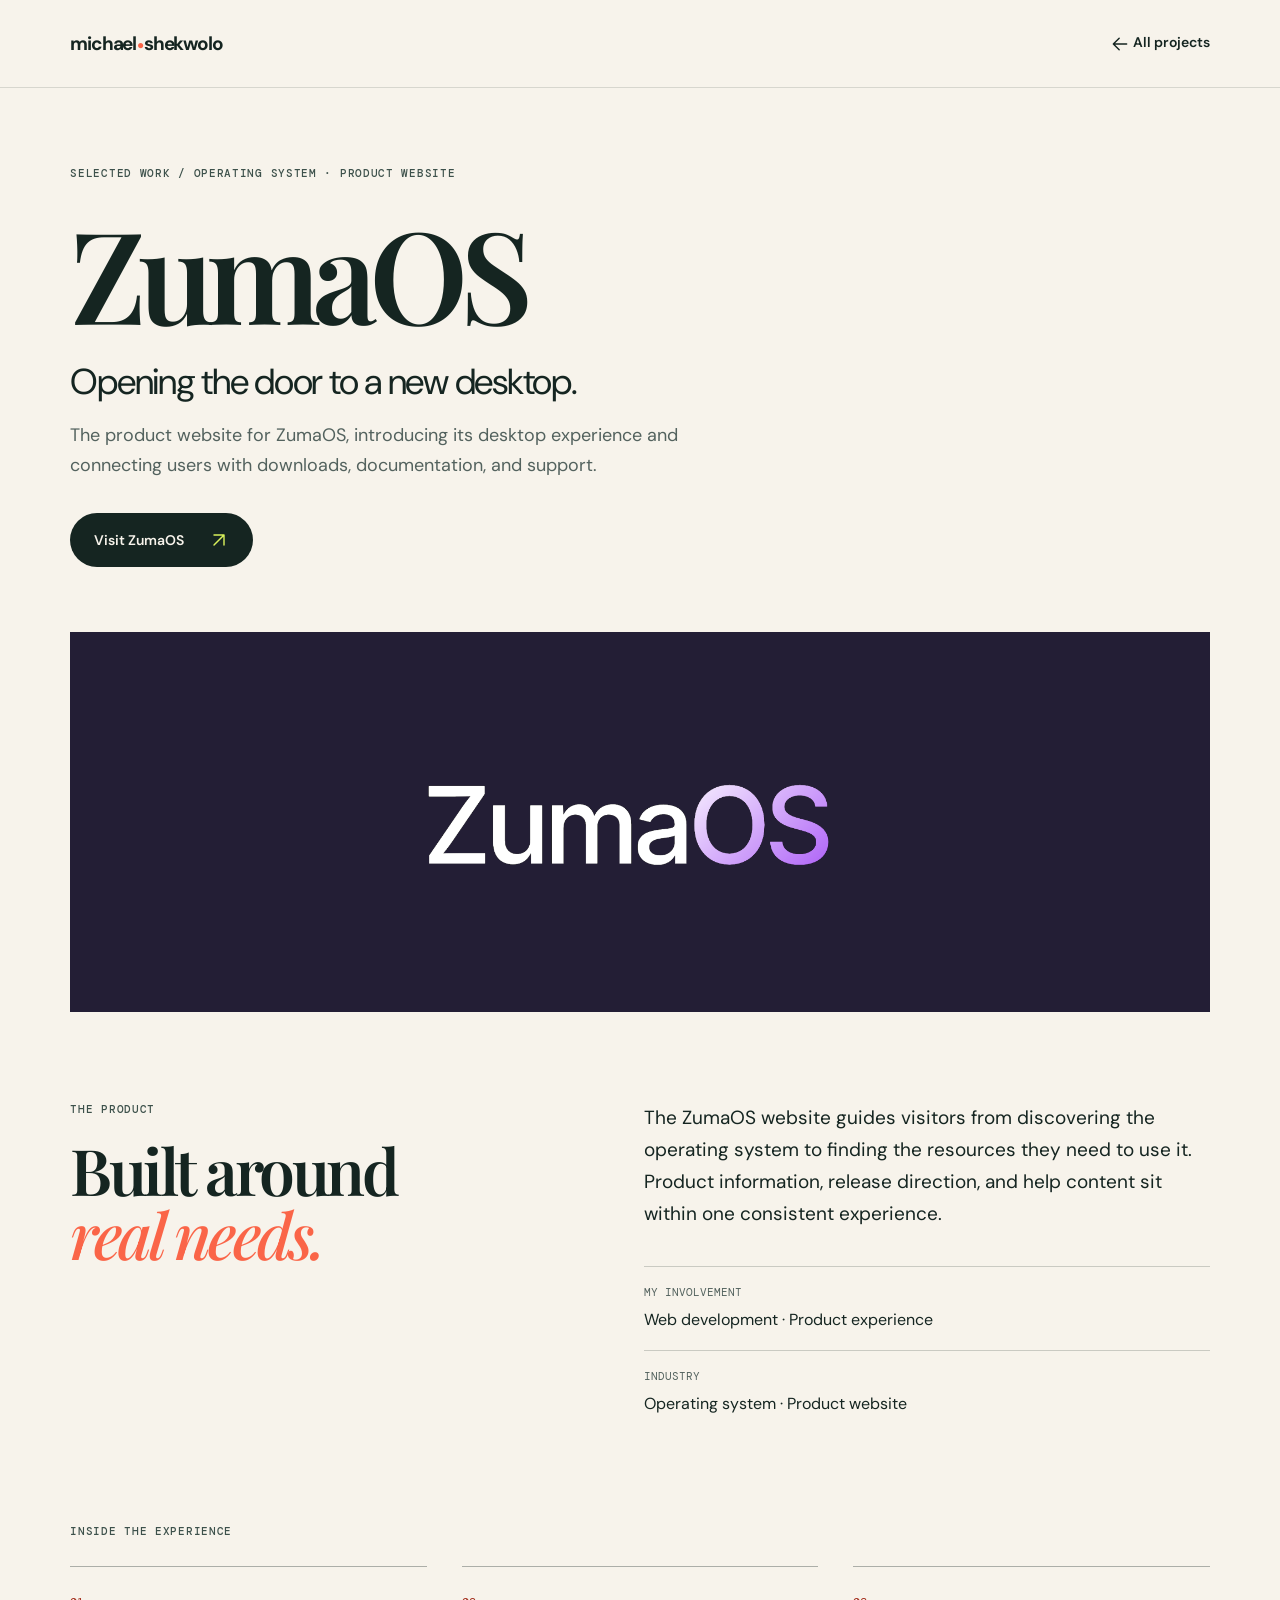
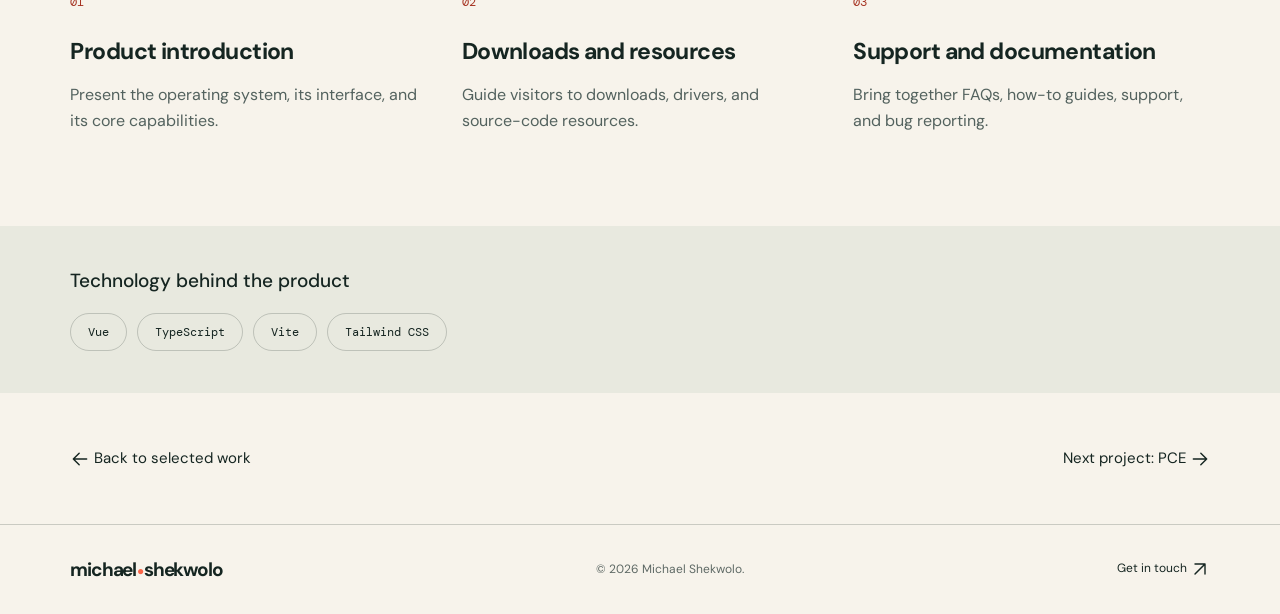
<file: projects/zumaos.html>
<!doctype html>
<html lang="en">
  <head>
    <meta charset="UTF-8">
    <meta name="viewport" content="width=device-width, initial-scale=1.0">
    <title>ZumaOS — Michael Shekwolo</title>
    <meta name="description" content="The product website for ZumaOS, introducing its desktop experience and connecting users with downloads, documentation, and support.">
    <meta name="theme-color" content="#f7f3eb">
    <meta property="og:title" content="ZumaOS — Michael Shekwolo">
    <meta property="og:description" content="The product website for ZumaOS, introducing its desktop experience and connecting users with downloads, documentation, and support.">
    <meta property="og:type" content="website">
    <link rel="canonical" href="https://michaelshekwolo.com/projects/zumaos">
    <meta property="og:url" content="https://michaelshekwolo.com/projects/zumaos">
    <link rel="icon" type="image/png" sizes="48x48" href="/assets/images/favicon-48.png">
    <link rel="icon" type="image/png" sizes="512x512" href="/assets/images/favicon-512.png">
    <link rel="apple-touch-icon" sizes="180x180" href="/assets/images/apple-touch-icon.png">
    <link rel="preconnect" href="https://fonts.googleapis.com" />
    <link rel="preconnect" href="https://fonts.gstatic.com" crossorigin />
    <link href="https://fonts.googleapis.com/css2?family=DM+Mono:wght@400;500&family=DM+Sans:opsz,wght@9..40,400;9..40,500;9..40,600;9..40,700&family=Playfair+Display:ital,wght@500;600;700&display=swap" rel="stylesheet" />
    <link rel="stylesheet" href="../styles.css" />
    <meta property="og:image" content="https://michaelshekwolo.com/assets/images/michael-social.jpg">
    <meta property="og:image:alt" content="Michael Shekwolo at his development workspace">
    <meta property="og:image:width" content="1200">
    <meta property="og:image:height" content="630">
    <meta property="og:site_name" content="Michael Shekwolo">
    <meta name="twitter:card" content="summary_large_image">
    <meta name="twitter:title" content="ZumaOS — Michael Shekwolo">
    <meta name="twitter:description" content="The product website for ZumaOS, introducing its desktop experience and connecting users with downloads, documentation, and support.">
    <meta name="twitter:image" content="https://michaelshekwolo.com/assets/images/michael-social.jpg">
    <meta name="twitter:image:alt" content="Michael Shekwolo at his development workspace">
    <script type="application/ld+json">{"@context": "https://schema.org", "@type": "WebPage", "name": "ZumaOS \u2014 Michael Shekwolo", "description": "The product website for ZumaOS, introducing its desktop experience and connecting users with downloads, documentation, and support.", "url": "https://michaelshekwolo.com/projects/zumaos", "image": "https://michaelshekwolo.com/assets/images/michael-shekwolo.jpg", "author": {"@type": "Person", "name": "Michael Shekwolo", "url": "https://michaelshekwolo.com/"}, "isPartOf": {"@type": "WebSite", "name": "Michael Shekwolo", "url": "https://michaelshekwolo.com/"}}</script>
    <meta property="og:image:type" content="image/jpeg">
  </head>
  <body class="project-page">
    <a class="skip-link" href="#main">Skip to content</a>
    <header class="site-header">
      <a class="logo" href="../index.html" aria-label="Michael Shekwolo home">michael<span>●</span>shekwolo</a>
      <a class="back-link" href="../index.html#work"><svg class="arrow-icon" width="20" height="20" viewBox="0 0 24 24" fill="none" stroke="currentColor" stroke-width="1.7" stroke-linecap="round" stroke-linejoin="round" aria-hidden="true" focusable="false"><path d="M20 12H4m7-7-7 7 7 7"/></svg> All projects</a>
    </header>
    <main id="main">
      <section class="project-intro">
        <p class="eyebrow">Selected work / Operating system · Product website</p>
        <h1>ZumaOS</h1>
        <p class="project-headline">Opening the door to a new desktop.</p>
        <p class="project-lead">The product website for ZumaOS, introducing its desktop experience and connecting users with downloads, documentation, and support.</p>
        <a class="product-cta" href="https://zumaos.com/" target="_blank" rel="noopener noreferrer">Visit ZumaOS <svg class="arrow-icon" width="20" height="20" viewBox="0 0 24 24" fill="none" stroke="currentColor" stroke-width="1.7" stroke-linecap="round" stroke-linejoin="round" aria-hidden="true" focusable="false"><path d="M6 18 18 6M6 6h12v12"/></svg><span class="sr-only"> (opens in a new tab)</span></a>
      </section>
      <div class="project-banner brand-panel brand-zumaos"><div class="brand-image"><img src="../assets/logos/zumaos.png" alt="ZumaOS logo" width="360" height="160"></div></div>
      <section class="project-overview" aria-labelledby="overview-title">
        <div><p class="eyebrow">The product</p><h2 id="overview-title">Built around<br><em>real needs.</em></h2></div>
        <div class="project-overview-copy"><p>The ZumaOS website guides visitors from discovering the operating system to finding the resources they need to use it. Product information, release direction, and help content sit within one consistent experience.</p>
          <dl class="project-facts"><div><dt>My involvement</dt><dd>Web development · Product experience</dd></div><div><dt>Industry</dt><dd>Operating system · Product website</dd></div></dl>
        </div>
      </section>
      <section class="project-features" aria-labelledby="features-title">
        <p class="eyebrow" id="features-title">Inside the experience</p>
        <div class="feature-grid"><article><span class="feature-number">01</span><h3>Product introduction</h3><p>Present the operating system, its interface, and its core capabilities.</p></article>
<article><span class="feature-number">02</span><h3>Downloads and resources</h3><p>Guide visitors to downloads, drivers, and source-code resources.</p></article>
<article><span class="feature-number">03</span><h3>Support and documentation</h3><p>Bring together FAQs, how-to guides, support, and bug reporting.</p></article></div>
      </section>
      <section class="project-stack" aria-labelledby="stack-title"><h2 id="stack-title">Technology behind the product</h2><ul><li>Vue</li><li>TypeScript</li><li>Vite</li><li>Tailwind CSS</li></ul></section>
      <nav class="project-next" aria-label="Project navigation"><a href="../index.html#work"><svg class="arrow-icon" width="20" height="20" viewBox="0 0 24 24" fill="none" stroke="currentColor" stroke-width="1.7" stroke-linecap="round" stroke-linejoin="round" aria-hidden="true" focusable="false"><path d="M20 12H4m7-7-7 7 7 7"/></svg> Back to selected work</a><a href="pce.html">Next project: PCE <svg class="arrow-icon" width="20" height="20" viewBox="0 0 24 24" fill="none" stroke="currentColor" stroke-width="1.7" stroke-linecap="round" stroke-linejoin="round" aria-hidden="true" focusable="false"><path d="M4 12h16m-7-7 7 7-7 7"/></svg></a></nav>
    </main>
    <footer><a class="logo" href="../index.html">michael<span>●</span>shekwolo</a><p>© 2026 Michael Shekwolo.</p><div><a href="../index.html#contact">Get in touch <svg class="arrow-icon" width="20" height="20" viewBox="0 0 24 24" fill="none" stroke="currentColor" stroke-width="1.7" stroke-linecap="round" stroke-linejoin="round" aria-hidden="true" focusable="false"><path d="M6 18 18 6M6 6h12v12"/></svg></a></div></footer>
  </body>
</html>
</file>
<file: styles.css>
:root{--ink:#152521;--paper:#f7f3eb;--lime:#d8f15b;--coral:#fa6548;--blue:#abc6f5;--serif:"Playfair Display",Georgia,serif;--sans:"DM Sans",Arial,sans-serif;--mono:"DM Mono",monospace}*{box-sizing:border-box}html{scroll-behavior:smooth}body{margin:0;background:var(--paper);color:var(--ink);font-family:var(--sans)}a{color:inherit;text-decoration:none}.site-header{height:88px;padding:0 5.5vw;display:flex;align-items:center;justify-content:space-between;border-bottom:1px solid #15252124;position:relative;z-index:5}.logo{font-size:19px;font-weight:700;letter-spacing:-1.2px}.logo span{color:var(--coral);font-size:12px;vertical-align:middle;margin:0 1px}.site-nav{display:flex;align-items:center;gap:32px;font-size:14px;font-weight:600}.site-nav>a:not(.nav-cta):hover{color:var(--coral)}.nav-cta{background:var(--ink);color:var(--paper);padding:11px 16px;border-radius:99px}.nav-cta span,.contact a span{color:var(--lime);font-size:19px;margin-left:7px}.menu-button{display:none;background:none;border:0;font:inherit;color:var(--ink);font-weight:700}.hero{min-height:650px;padding:76px 5.5vw 55px;position:relative;overflow:hidden}.eyebrow{font:500 11px var(--mono);letter-spacing:.7px;text-transform:uppercase;margin:0;color:#3d514b}.hero h1,.section h2,.contact h2{font:600 clamp(55px,8.8vw,132px)/.89 var(--serif);letter-spacing:-.075em;max-width:900px;margin:37px 0 44px;position:relative;z-index:1}.hero em,h2 em,.quote em{color:var(--coral);font-weight:500}.hero-bottom{position:relative;z-index:1;display:flex;align-items:center;gap:35px}.hero-bottom p{font-size:17px;line-height:1.5;max-width:380px;margin:0}.round-link{display:grid;place-items:center;width:55px;height:55px;border:1px solid var(--ink);border-radius:50%;font-size:25px;transition:.2s}.round-link:hover{background:var(--ink);color:var(--lime);transform:translateY(4px)}.hero-art{position:absolute;right:5.5vw;bottom:0;width:min(42vw,570px);height:470px;background:var(--lime);border-radius:280px 280px 0 0;overflow:hidden}.hero-art p{position:absolute;right:12%;top:27%;font:500 13px/1.05 var(--mono);letter-spacing:1px}.orb{position:absolute;border-radius:50%}.orb-one{background:var(--coral);width:185px;height:185px;left:9%;bottom:10%}.orb-two{width:92px;height:92px;background:var(--blue);right:13%;bottom:13%}.line{position:absolute;border:1px solid var(--ink);border-radius:50%;width:610px;height:175px;transform:rotate(-28deg);opacity:.8}.line-one{top:42%;left:-22%}.line-two{top:50%;left:-18%}.section{padding:120px 5.5vw}.work{background:var(--ink);color:var(--paper)}.section-heading{display:flex;justify-content:space-between;align-items:flex-start}.section h2{font-size:clamp(47px,6.6vw,97px);margin:32px 0 70px}.work .eyebrow{color:var(--lime)}.project-grid{display:grid;grid-template-columns:1.1fr .9fr;gap:54px 27px}.project:last-child{grid-column:2}.project-visual{height:380px;position:relative;overflow:hidden}.project:nth-child(2) .project-visual{height:300px}.saffron-visual{background:#cf4940}.saffron-visual span{position:absolute;top:15%;left:8%;font:600 clamp(40px,6vw,80px)/.8 var(--serif);letter-spacing:-.09em;color:#f9c463}.saffron-visual i{position:absolute;width:270px;height:270px;border:35px solid #ee8d3f;border-radius:50%;right:-30px;bottom:-100px}.form-visual{background:#bfd0fa}.form-visual span{position:absolute;top:16%;left:9%;font:500 clamp(38px,5vw,70px)/.75 var(--sans);letter-spacing:-.08em}.form-visual i{position:absolute;width:47%;height:64%;right:14%;bottom:0;background:var(--ink);clip-path:polygon(40% 0,100% 0,60% 100%,0 100%)}.kin-visual{background:#d6e2cf}.kin-visual span{position:absolute;z-index:1;left:9%;top:30%;font:600 clamp(74px,11vw,145px)/.8 var(--serif);letter-spacing:-.12em}.kin-visual i{position:absolute;width:47%;height:160%;background:#618775;border-radius:50%;right:14%;top:-26%}.project-meta{display:flex;justify-content:space-between;align-items:baseline;padding-top:15px}.project-meta h3{margin:0;font-size:17px}.project-meta p{font:400 10px var(--mono);text-transform:uppercase;color:#d8d7cf}.approach{display:grid;grid-template-columns:1fr 1fr;gap:10vw}.approach h2{margin-bottom:0}.principles article{border-top:1px solid #15252152;padding:18px 0 28px;display:grid;grid-template-columns:48px 1fr}.principles span{font:500 11px var(--mono);color:var(--coral)}.principles h3{margin:0 0 7px;font-size:21px}.principles p{grid-column:2;margin:0;color:#53625e;line-height:1.5;font-size:15px;max-width:365px}.quote{background:var(--blue);padding:110px 14vw;text-align:center}.quote p{font:600 clamp(37px,5.2vw,76px)/1.02 var(--serif);letter-spacing:-.06em;margin:0 auto 27px;max-width:900px}.quote span{font:500 11px var(--mono);text-transform:uppercase}.contact{padding:130px 5.5vw;background:var(--coral);color:var(--ink)}.contact h2{margin:30px 0 45px}.contact h2 em{color:var(--paper)}.contact a{display:inline-flex;align-items:center;font:600 clamp(22px,3vw,41px) var(--serif);border-bottom:2px solid var(--ink);padding-bottom:5px}.contact a:hover{color:var(--paper)}footer{padding:32px 5.5vw;display:flex;align-items:center;justify-content:space-between;font-size:12px}footer p{margin:0;color:#5e6965}footer div{display:flex;gap:18px}footer div a:hover{color:var(--coral)}
@media(max-width:720px){.site-header{height:70px;padding:0 6vw}.menu-button{display:block}.site-nav{display:none;position:absolute;top:70px;left:0;right:0;padding:25px 6vw 30px;background:var(--paper);border-bottom:1px solid #15252124;flex-direction:column;align-items:flex-start;gap:22px}.site-nav.open{display:flex}.hero{padding:58px 6vw 0;min-height:685px}.hero h1{margin:28px 0 32px}.hero-bottom{align-items:flex-start}.hero-bottom p{font-size:15px;max-width:260px}.hero-art{right:6vw;width:88vw;height:315px}.hero-art p{top:17%;right:10%}.orb-one{width:125px;height:125px}.orb-two{width:65px;height:65px}.section{padding:77px 6vw}.section-heading{display:block}.section h2{margin:25px 0 45px}.project-grid{display:block}.project{margin-bottom:42px}.project:last-child{margin-bottom:0}.project-visual,.project:nth-child(2) .project-visual{height:265px}.project-meta{display:block}.project-meta p{margin:6px 0}.approach{display:block}.approach h2{margin-bottom:50px}.quote{padding:74px 8vw}.contact{padding:80px 6vw}footer{padding:28px 6vw;display:grid;gap:18px}footer p{order:3}}
.project a{display:block}.project-meta{gap:18px}.project-meta p{text-align:right}.contact a{max-width:100%;overflow-wrap:anywhere}@media(max-width:720px){.project-meta p{text-align:left}.contact a{font-size:clamp(18px,6vw,24px)}}

/* Selected products */
.project-grid { grid-template-columns: repeat(2, minmax(0, 1fr)); gap: 64px 30px; }
.project:last-child { grid-column: auto; }
.project .project-visual, .project:nth-child(2) .project-visual { height: 340px; }
.brand-panel { display: grid; place-items: center; position: relative; overflow: hidden; }
.brand-zenerlink { background: #e46537; color: #fff; }
.brand-needbanc { background: #edf1e9; color: #083c5d; }
.brand-redd { background: #eee3df; color: #251c1c; }
.brand-cofikra { background: #253b60; color: #fff; }
.brand-zumaos { background: #231e35; color: #fff; }
.brand-pce { background: #dce8f5; color: #133575; }
.brand-image { width: 60%; display: flex; justify-content: center; }
.brand-image img { display: block; width: 100%; height: auto; object-fit: contain; max-height: 180px; transition: transform .25s ease; }
.brand-redd .brand-image { width: 90%; }
.brand-cofikra .brand-image { width: 80%; }
.brand-cofikra .brand-image img { max-height: 320px; }
.brand-redd .brand-image img { max-height: 320px; }
.brand-lockup { display: flex; align-items: center; justify-content: center; gap: 18px; max-width: 85%; }
.brand-lockup img { width: 66px; height: 66px; object-fit: contain; transition: transform .25s ease; }
.brand-lockup span { font-size: clamp(24px, 3vw, 46px); font-weight: 700; letter-spacing: -.06em; }
.project-open { position: absolute; right: 22px; bottom: 22px; width: 40px; height: 40px; border: 1px solid currentColor; border-radius: 50%; display: grid; place-items: center; font-size: 23px; transition: transform .25s ease; }
.project a:hover .brand-panel img { transform: scale(1.05); }
.project a:hover .project-open { transform: rotate(45deg); }
.project-meta { align-items: center; }
.project-meta h3 { font-size: 23px; }
a:focus-visible, button:focus-visible { outline: 3px solid var(--coral); outline-offset: 6px; }
.work a:focus-visible { outline-color: var(--lime); }
.sr-only { position: absolute; width: 1px; height: 1px; padding: 0; margin: -1px; overflow: hidden; clip-path: inset(50%); white-space: nowrap; border: 0; }
.skip-link { position: absolute; left: 20px; top: -100px; padding: 15px; z-index: 20; background: var(--ink); color: var(--paper); }
.skip-link:focus { top: 10px; }

/* Product detail pages */
.back-link { font-size: 14px; font-weight: 600; }
.project-intro { max-width: 1100px; padding: 78px 5.5vw 65px; }
.project-intro h1 { font: 600 clamp(60px, 10vw, 140px)/1 var(--serif); letter-spacing: -.065em; margin: 28px 0 24px; }
.project-headline { font-size: clamp(23px, 3vw, 36px); line-height: 1.2; letter-spacing: -.035em; margin: 0 0 18px; }
.project-lead { max-width: 680px; font-size: 18px; line-height: 1.65; color: #53625e; }
.product-cta { display: inline-flex; align-items: center; gap: 25px; margin-top: 14px; padding: 17px 24px; background: var(--ink); color: var(--paper); border-radius: 99px; font-size: 14px; font-weight: 600; }
.product-cta > span:not(.sr-only) { font-size: 20px; color: var(--lime); }
.product-cta:hover { background: #30473e; }
.project-banner { height: 380px; margin: 0 5.5vw; }
.project-banner .brand-image { max-width: 430px; }
.project-banner.brand-redd .brand-image { max-width: 600px; }
.project-banner .brand-lockup img { width: 90px; height: 90px; }
.project-banner .brand-lockup span { font-size: clamp(30px, 5vw, 65px); }
.project-overview { padding: 90px 5.5vw 60px; display: grid; grid-template-columns: 1fr 1.2fr; gap: 8vw; }
.project-overview h2 { font: 600 clamp(42px, 5vw, 70px)/1 var(--serif); letter-spacing: -.055em; margin: 22px 0; }
.project-overview-copy > p { font-size: 19px; line-height: 1.7; margin-top: 0; }
.project-facts { margin: 35px 0 0; }
.project-facts > div { border-top: 1px solid #15252133; padding: 18px 0; }
.project-facts dt { font: 400 11px var(--mono); text-transform: uppercase; color: #53625e; margin-bottom: 9px; }
.project-facts dd { margin: 0; line-height: 1.5; }
.project-features { padding: 30px 5.5vw 75px; }
.feature-grid { display: grid; grid-template-columns: repeat(3, minmax(0, 1fr)); gap: 35px; margin-top: 28px; }
.feature-grid article { border-top: 1px solid #15252155; padding-top: 23px; }
.feature-number { font: 400 12px var(--mono); color: #a53221; }
.feature-grid h3 { font-size: 23px; letter-spacing: -.025em; margin: 25px 0 12px; }
.feature-grid p { font-size: 16px; line-height: 1.65; color: #53625e; }
.project-stack { padding: 42px 5.5vw; background: #e8e9df; }
.project-stack h2 { font-size: 19px; font-weight: 500; margin: 0 0 20px; }
.project-stack ul { list-style: none; padding: 0; margin: 0; display: flex; flex-wrap: wrap; gap: 10px; }
.project-stack li { padding: 10px 17px; border: 1px solid #15252133; border-radius: 30px; font: 400 12px var(--mono); }
.project-next { display: flex; justify-content: space-between; gap: 25px; padding: 55px 5.5vw; border-bottom: 1px solid #15252133; font-size: 15px; }
.project-next a:hover, .back-link:hover { color: #a53221; }
@media (max-width: 720px) {
  .project .project-visual, .project:nth-child(2) .project-visual { height: 275px; }
  .project { margin-bottom: 46px; }
  .brand-lockup span { font-size: 34px; }
  .project-meta h3 { font-size: 21px; }
  .project-intro { padding: 55px 6vw 45px; }
  .project-intro .eyebrow { line-height: 1.7; }
  .project-lead { font-size: 16px; }
  .project-banner { margin: 0 6vw; height: 270px; }
  .project-banner .brand-lockup img { width: 62px; height: 62px; }
  .project-overview { display: block; padding: 55px 6vw 25px; }
  .project-overview-copy > p { font-size: 17px; margin-top: 26px; }
  .project-features { padding: 20px 6vw 50px; }
  .feature-grid { grid-template-columns: 1fr; gap: 22px; }
  .feature-grid h3 { margin-top: 15px; }
  .project-stack { padding: 35px 6vw; }
  .project-next { flex-direction: column; padding: 35px 6vw; }
  .project-page .logo { font-size: 16px; }
  .back-link { font-size: 12px; }
}
@media (prefers-reduced-motion: reduce) {
  html { scroll-behavior: auto; }
  *, *::before, *::after { transition: none !important; animation: none !important; }
}

/* ServAfri uses the current brand asset from its website repository. */
.brand-servafri { background: #f0f3f6; color: #151b25; }
.brand-servafri .brand-lockup img { width: 100px; height: 100px; }
.brand-servafri .brand-lockup { gap: 8px; }

.brand-aebello { background: #faf0d6; color: #125e45; }
.brand-dhylapse { background: #e3efea; color: #245b56; }

/* Compact, paginated portfolio; product detail pages retain their layout. */
.work.section { padding-top: 75px; padding-bottom: 65px; }
.work .section-heading { align-items: baseline; gap: 30px; margin-bottom: 36px; }
.work .section-heading h2 { font-size: clamp(38px, 4.5vw, 64px); margin: 0; line-height: 1; }
.work .project-grid { display: grid; grid-template-columns: repeat(3, minmax(0, 1fr)); gap: 26px; }
.work .project { margin: 0; min-width: 0; }
.work .project[hidden], .project-pagination[hidden] { display: none; }
.work .project .project-visual { height: 225px; }
.work .brand-lockup { gap: 10px; }
.work .brand-lockup img { width: 44px; height: 44px; }
.work .brand-lockup span { font-size: clamp(22px, 2.4vw, 32px); }
.work .brand-servafri .brand-lockup img { width: 64px; height: 64px; }
.work .brand-image img { max-height: 110px; }
.work .brand-redd .brand-image img, .work .brand-cofikra .brand-image img { max-height: 205px; }
.work .project-open { border: 0; width: auto; height: auto; right: 16px; bottom: 13px; font-size: 21px; }
.work .project-meta { display: block; padding-top: 15px; }
.work .project-meta h3 { font-size: 18px; font-weight: 500; }
.work .project-meta p { margin: 7px 0 0; text-align: left; font-size: 10px; line-height: 1.5; }
.project-pagination { display: flex; justify-content: space-between; align-items: center; gap: 16px; border-top: 1px solid #f7f3eb33; margin-top: 32px; padding-top: 20px; }
.project-page-status { font: 400 11px var(--mono); color: #d8d7cf; margin: 0; }
.project-page-controls, .project-page-numbers { display: flex; gap: 6px; }
.project-pagination button { min-width: 44px; height: 44px; border: 1px solid transparent; border-radius: 50%; background: transparent; color: var(--paper); font: 400 12px var(--mono); cursor: pointer; }
.project-pagination button[aria-current="page"] { background: var(--lime); color: var(--ink); }
.project-pagination button:hover:not(:disabled):not([aria-current]) { border-color: #f7f3eb66; }
.project-pagination button:disabled { opacity: .3; cursor: default; }
.project-pagination button:focus-visible { outline-color: var(--lime); outline-offset: 3px; }
@media (max-width: 1000px) and (min-width: 721px) {
  .work .project-grid { gap: 18px; }
  .work .project .project-visual { height: 190px; }
  .work .brand-lockup { gap: 7px; }
  .work .brand-lockup img { width: 32px; height: 32px; }
  .work .brand-lockup span { font-size: 21px; }
  .work .brand-servafri .brand-lockup img { width: 42px; height: 42px; }
}
@media (max-width: 720px) {
  .work.section { padding-top: 55px; padding-bottom: 45px; }
  .work .section-heading h2 { margin-top: 20px; }
  .work .project-grid { grid-template-columns: 1fr; gap: 26px; }
  .work .project .project-visual { height: 185px; }
  .work .brand-image { max-width: 240px; }
  .work .brand-lockup span { font-size: 30px; }
  .project-pagination { flex-direction: column; gap: 14px; }
}

/* A quieter hero with text and artwork in separate, aligned columns. */
.hero { display: grid; grid-template-columns: minmax(0, 1.2fr) minmax(0, .8fr); align-items: center; gap: 7vw; min-height: 0; padding: 64px 5.5vw; }
.hero-copy { min-width: 0; }
.hero .eyebrow { font-size: 10px; line-height: 1.7; letter-spacing: .5px; }
.hero h1 { font-size: clamp(44px, 5.2vw, 80px); line-height: 1.04; letter-spacing: -.05em; max-width: 640px; margin: 24px 0 28px; }
.hero-bottom { gap: 24px; align-items: center; max-width: 470px; }
.hero-bottom p { font-size: 15px; line-height: 1.65; max-width: 380px; }
.hero .round-link { flex: 0 0 44px; width: 44px; height: 44px; font-size: 21px; }
.hero-art { position: relative; right: auto; bottom: auto; width: 100%; max-width: 420px; height: auto; aspect-ratio: 1 / 1.05; justify-self: end; border-radius: 240px 240px 0 0; }
.hero-art p { top: 25%; right: 12%; font-size: 10px; }
.hero-art .orb-one { width: 33%; height: auto; aspect-ratio: 1; }
.hero-art .orb-two { width: 17%; height: auto; aspect-ratio: 1; }
.hero-art .line { width: 115%; height: 34%; }
@media (max-width: 1000px) and (min-width: 721px) {
  .hero { gap: 5vw; padding-top: 48px; padding-bottom: 48px; }
  .hero h1 { font-size: clamp(42px, 5.5vw, 55px); }
  .hero-bottom p { font-size: 14px; }
}
@media (max-width: 720px) {
  .hero { grid-template-columns: 1fr; gap: 32px; padding: 40px 6vw 0; }
  .hero h1 { font-size: clamp(38px, 9.5vw, 58px); max-width: 510px; margin: 20px 0 22px; }
  .hero-bottom { max-width: 460px; gap: 20px; }
  .hero-bottom p { font-size: 14px; max-width: 370px; }
  .hero-art { width: 100%; max-width: 340px; height: 235px; aspect-ratio: auto; justify-self: center; }
}

/* Current Aebello wordmark, matching the live product header. */
.brand-aebello { color: #28242e; }
.aebello-wordmark { display: inline-flex; align-items: baseline; gap: .03em; font: 700 clamp(38px, 4vw, 56px)/1 "Bricolage Grotesque", var(--sans); letter-spacing: -.02em; white-space: nowrap; }
.aebello-wordmark img { display: block; width: auto; height: .72em; }
.project-banner .aebello-wordmark { font-size: clamp(48px, 7vw, 80px); }

/* Employment details from the supplied LinkedIn profile. */
.principles .experience-company { color: var(--ink); font-weight: 600; margin-bottom: 6px; }
.principles .experience-meta { font-size: 12px; line-height: 1.6; margin-bottom: 14px; }

/* Profile portrait. */
.profile-portrait { margin: 0 auto 32px; }
.profile-portrait img { display: block; width: 176px; height: 176px; margin: 0 auto; border-radius: 50%; object-fit: cover; object-position: center 40%; border: 4px solid var(--paper); }
.profile-portrait figcaption { margin-top: 16px; font: 500 12px var(--mono); letter-spacing: .3px; }
@media (max-width: 720px) {
  .profile-portrait img { width: 144px; height: 144px; }
}

/* Newspaper-inspired experience: a masthead and ruled article columns. */
.experience-editorial { padding-top: 76px; padding-bottom: 76px; }
.experience-masthead { border-top: 3px double #15252166; border-bottom: 3px double #15252166; padding-top: 16px; }
.experience-edition { display: flex; justify-content: space-between; gap: 20px; }
.experience-editorial .experience-masthead h2 { max-width: none; text-align: center; line-height: 1.05; margin: 26px 0 32px; }
.experience-editorial .principles { display: grid; grid-template-columns: repeat(2, minmax(0, 1fr)); margin-top: 30px; }
.experience-editorial .principles article { display: flex; flex-direction: column; padding: 0 28px 30px; border-top: 0; border-left: 1px solid #15252133; }
.experience-editorial .principles article:first-child { border-left: 0; padding-left: 0; }
.experience-editorial .principles article:last-child { padding-right: 0; }
.experience-editorial .principles article > span { display: block; margin-bottom: 14px; }
.experience-editorial .principles h3 { font-family: var(--serif); line-height: 1.2; margin-bottom: 12px; }
.experience-editorial .principles p { max-width: none; }
.experience-editorial .experience-company { margin-bottom: 7px; }
.experience-editorial .experience-meta { padding-bottom: 14px; margin-bottom: 16px; border-bottom: 1px solid #15252124; }
@media (max-width: 1000px) and (min-width: 721px) {
  .experience-editorial .principles article { padding-left: 18px; padding-right: 18px; }
}
@media (max-width: 720px) {
  .experience-editorial { padding-top: 48px; padding-bottom: 48px; }
  .experience-edition .eyebrow { font-size: 10px; }
  .experience-editorial .experience-masthead h2 { margin: 23px 0 26px; }
  .experience-editorial .principles { display: block; margin-top: 0; }
  .experience-editorial .principles article { padding: 25px 0; border-left: 0; border-top: 1px solid #15252155; }
  .experience-editorial .principles article:first-child { border-top: 0; }
  .experience-editorial .principles article:last-child { padding-bottom: 0; }
}

/* Text-only hero. */
.hero { grid-template-columns: 1fr; }
@media (max-width: 720px) {
  .hero { padding-bottom: 40px; }
}

/* Graph-paper texture for the hero. */
.hero {
  background-color: var(--paper);
  background-image:
    linear-gradient(to right, #15252112 1px, transparent 1px),
    linear-gradient(to bottom, #15252112 1px, transparent 1px);
  background-size: 32px 32px;
}

/* Offset typography follows the notebook grid. */
.hero-editorial { display: grid; grid-template-columns: minmax(0, 1.5fr) minmax(0, 1fr); align-items: end; gap: 40px 7vw; min-height: 480px; padding: 56px 8vw 64px; }
.hero-editorial > .eyebrow { grid-column: 1 / -1; max-width: 360px; font-size: 10px; line-height: 1.8; }
.hero-editorial h1 { margin: 0; max-width: 660px; font-size: clamp(36px, 4.4vw, 64px); line-height: 1.15; letter-spacing: -.045em; }
.hero-editorial h1 > span { display: block; }
.hero-editorial .hero-indent { margin-left: 1em; }
.hero-note { max-width: 310px; justify-self: end; margin-bottom: 8px; }
.hero-note p { margin: 0 0 24px; font-size: 14px; line-height: 1.8; }
.hero-note a { display: inline-flex; align-items: center; gap: 24px; font: 500 11px var(--mono); border-bottom: 1px solid #15252155; padding-bottom: 8px; }
.hero-note a:hover { color: var(--coral); }
@media (max-width: 720px) {
  .hero-editorial { grid-template-columns: 1fr; min-height: 0; padding: 40px 6vw 48px; gap: 32px; }
  .hero-editorial h1 { font-size: clamp(32px, 7.8vw, 52px); }
  .hero-note { width: 80%; max-width: 310px; margin: 0; }
  .hero-note p { font-size: 13px; margin-bottom: 18px; }
}

/* Consistent navigation icons and accessible mobile toggle. */
.menu-button { width: 44px; height: 44px; padding: 10px; cursor: pointer; }
.menu-icon { display: flex; flex-direction: column; gap: 5px; }
.menu-icon i { display: block; width: 24px; height: 2px; background: currentColor; transition: transform .2s, opacity .2s; }
.menu-button[aria-expanded="true"] i:first-child { transform: translateY(7px) rotate(45deg); }
.menu-button[aria-expanded="true"] i:nth-child(2) { opacity: 0; }
.menu-button[aria-expanded="true"] i:last-child { transform: translateY(-7px) rotate(-45deg); }
.menu-button:focus-visible { outline: 2px solid var(--coral); outline-offset: 3px; }
.nav-cta { display: inline-flex; align-items: center; gap: 10px; }
.contact-icon { display: block; width: 22px; height: 22px; flex-shrink: 0; }
.nav-cta .contact-icon { color: var(--lime); }
.contact a { gap: 14px; }
.contact a .contact-icon { width: 28px; height: 28px; color: var(--ink); }
@media (prefers-reduced-motion: reduce) { .menu-icon i { transition: none; } }

.project-open svg { display: block; width: 24px; height: 24px; }

/* Vector arrows never depend on the device's emoji font. */
.arrow-icon { display: inline-block; width: 20px; height: 20px; vertical-align: middle; flex-shrink: 0; }
.product-cta > .arrow-icon { color: var(--lime); }
.project-pagination button > .arrow-icon { display: block; margin: auto; }
</file>
